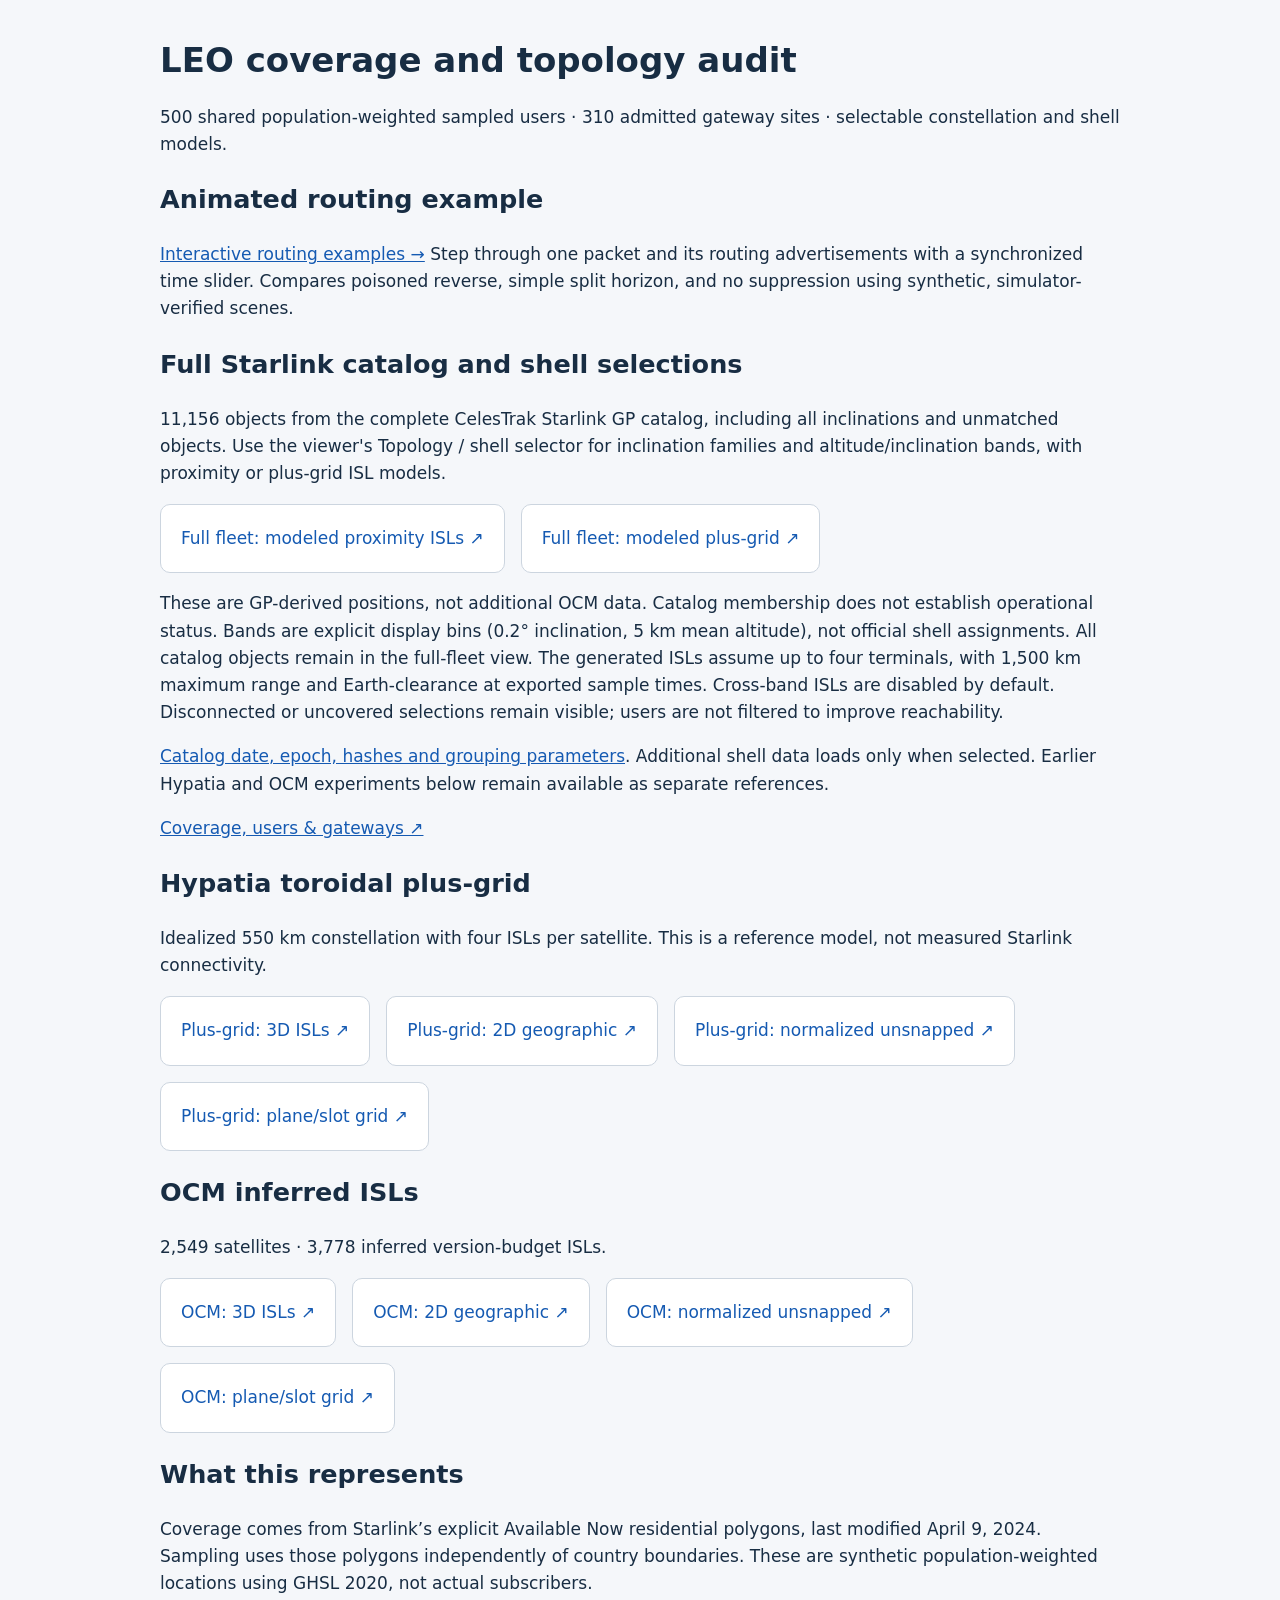
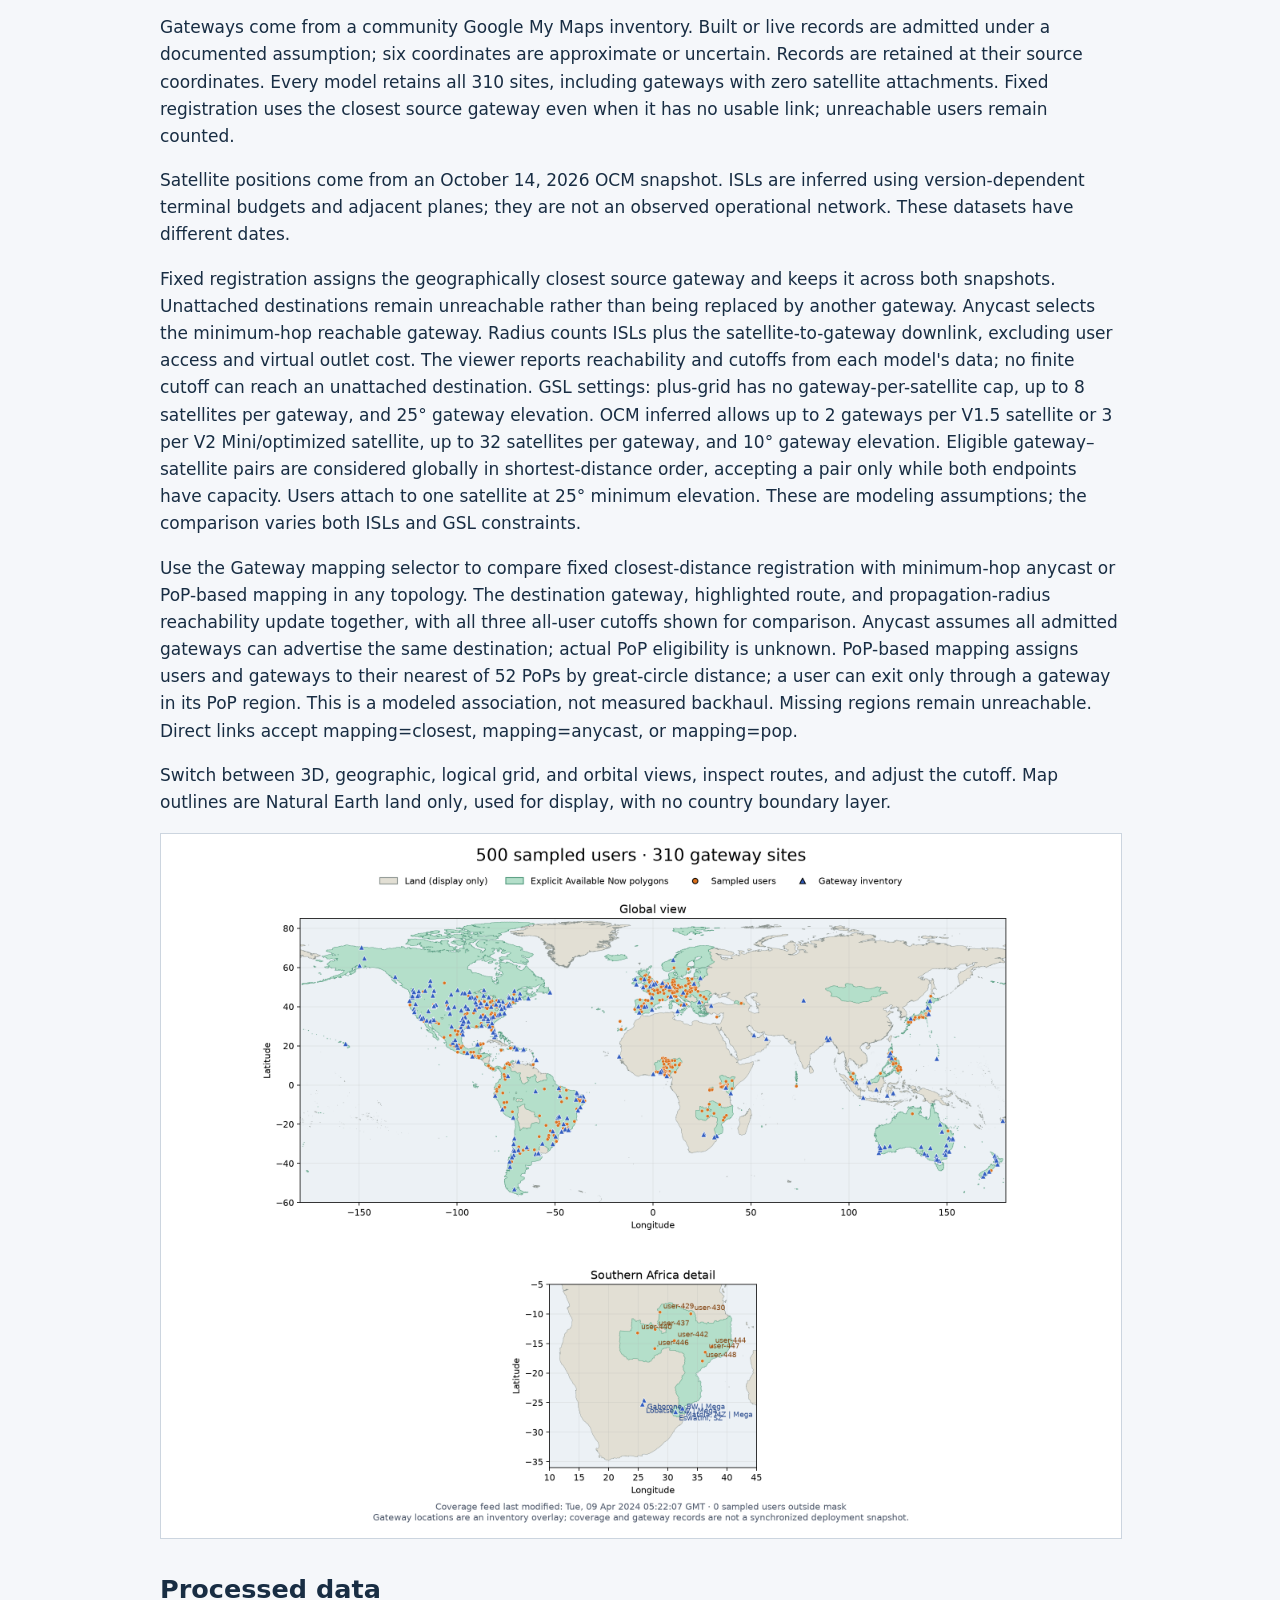
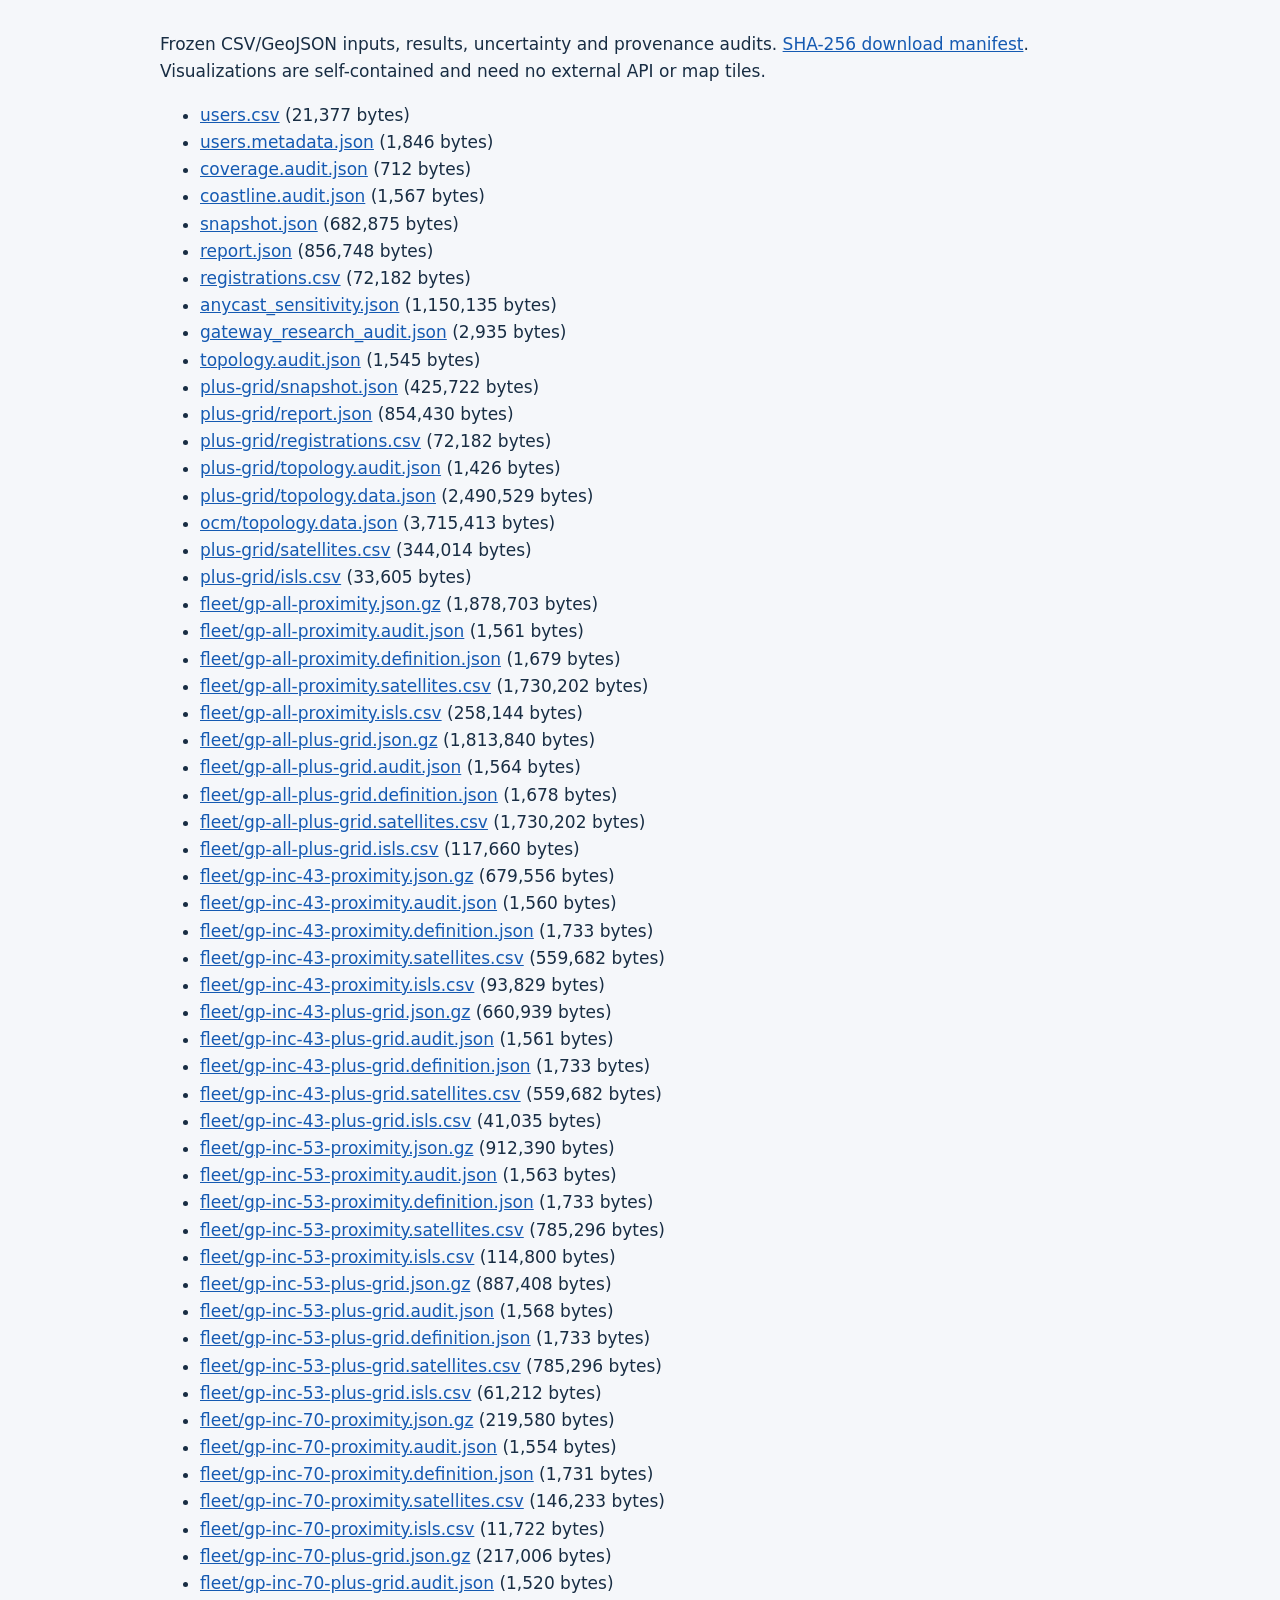
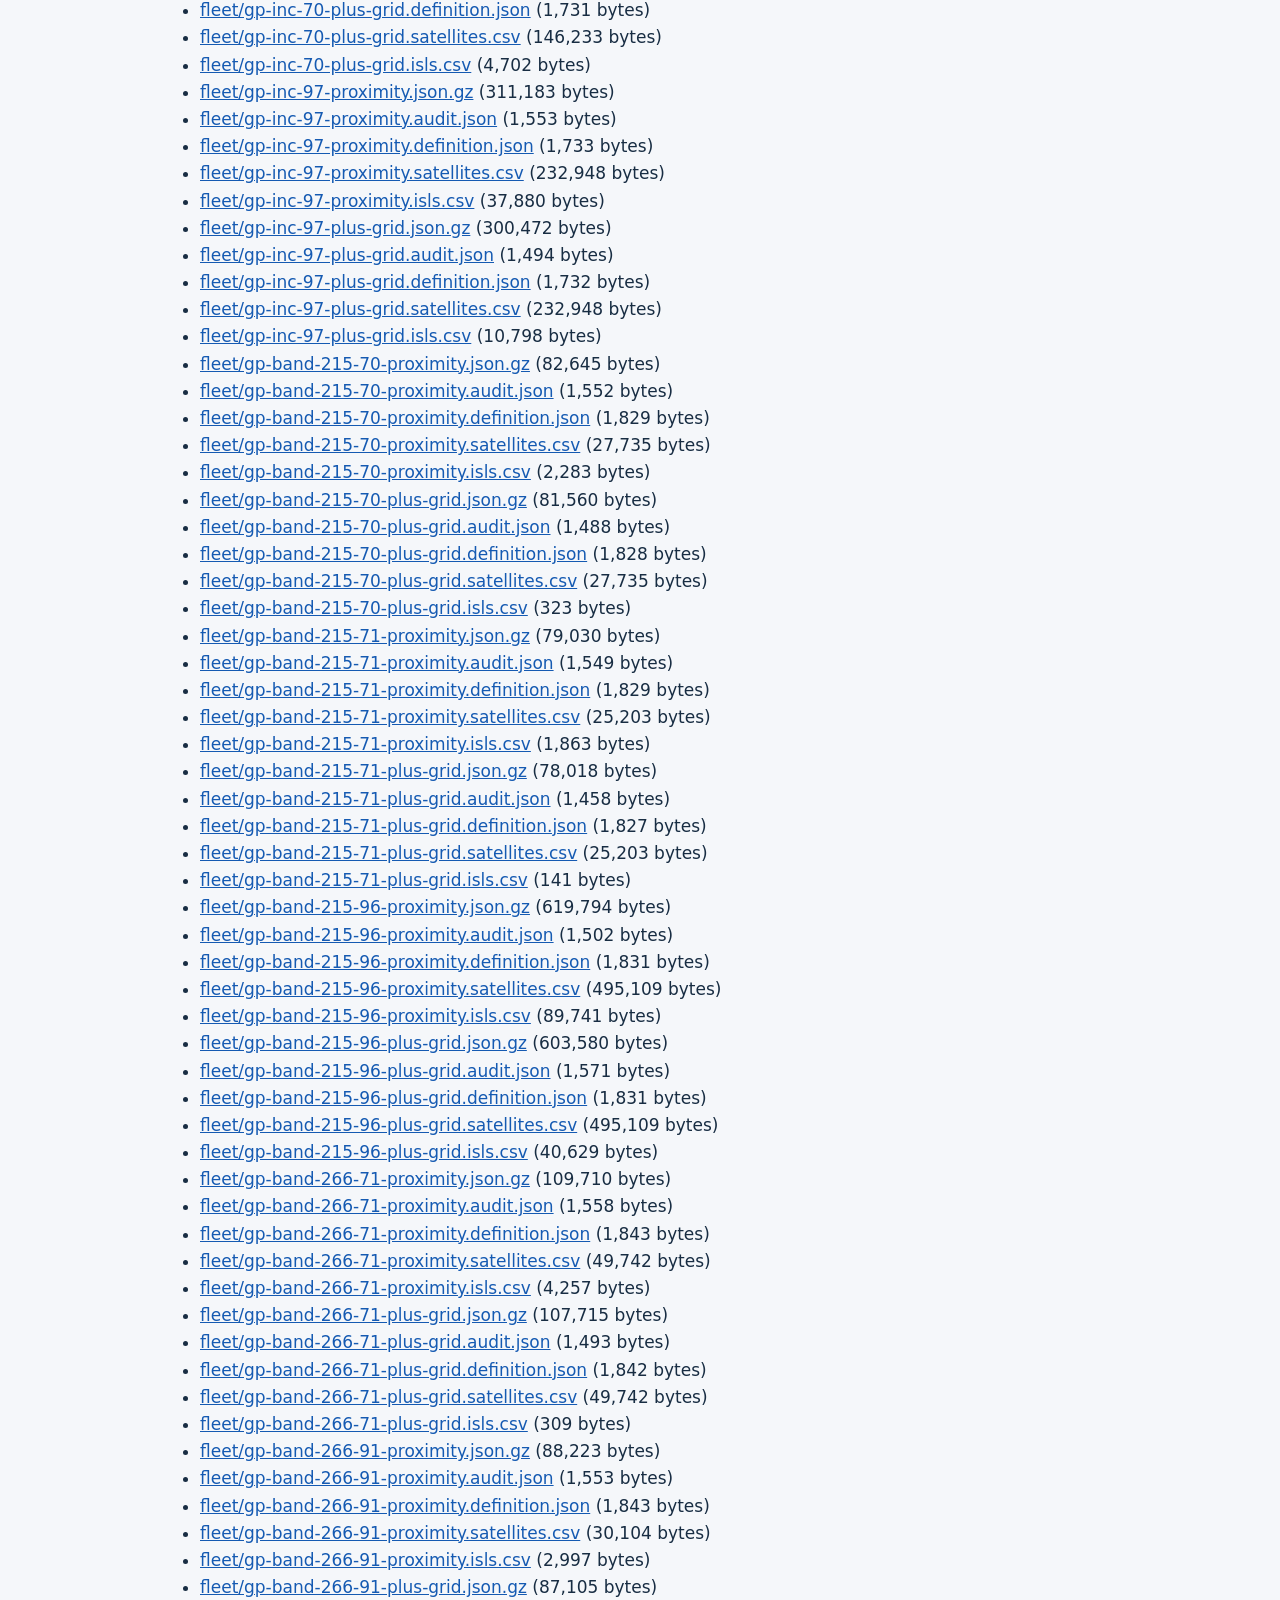
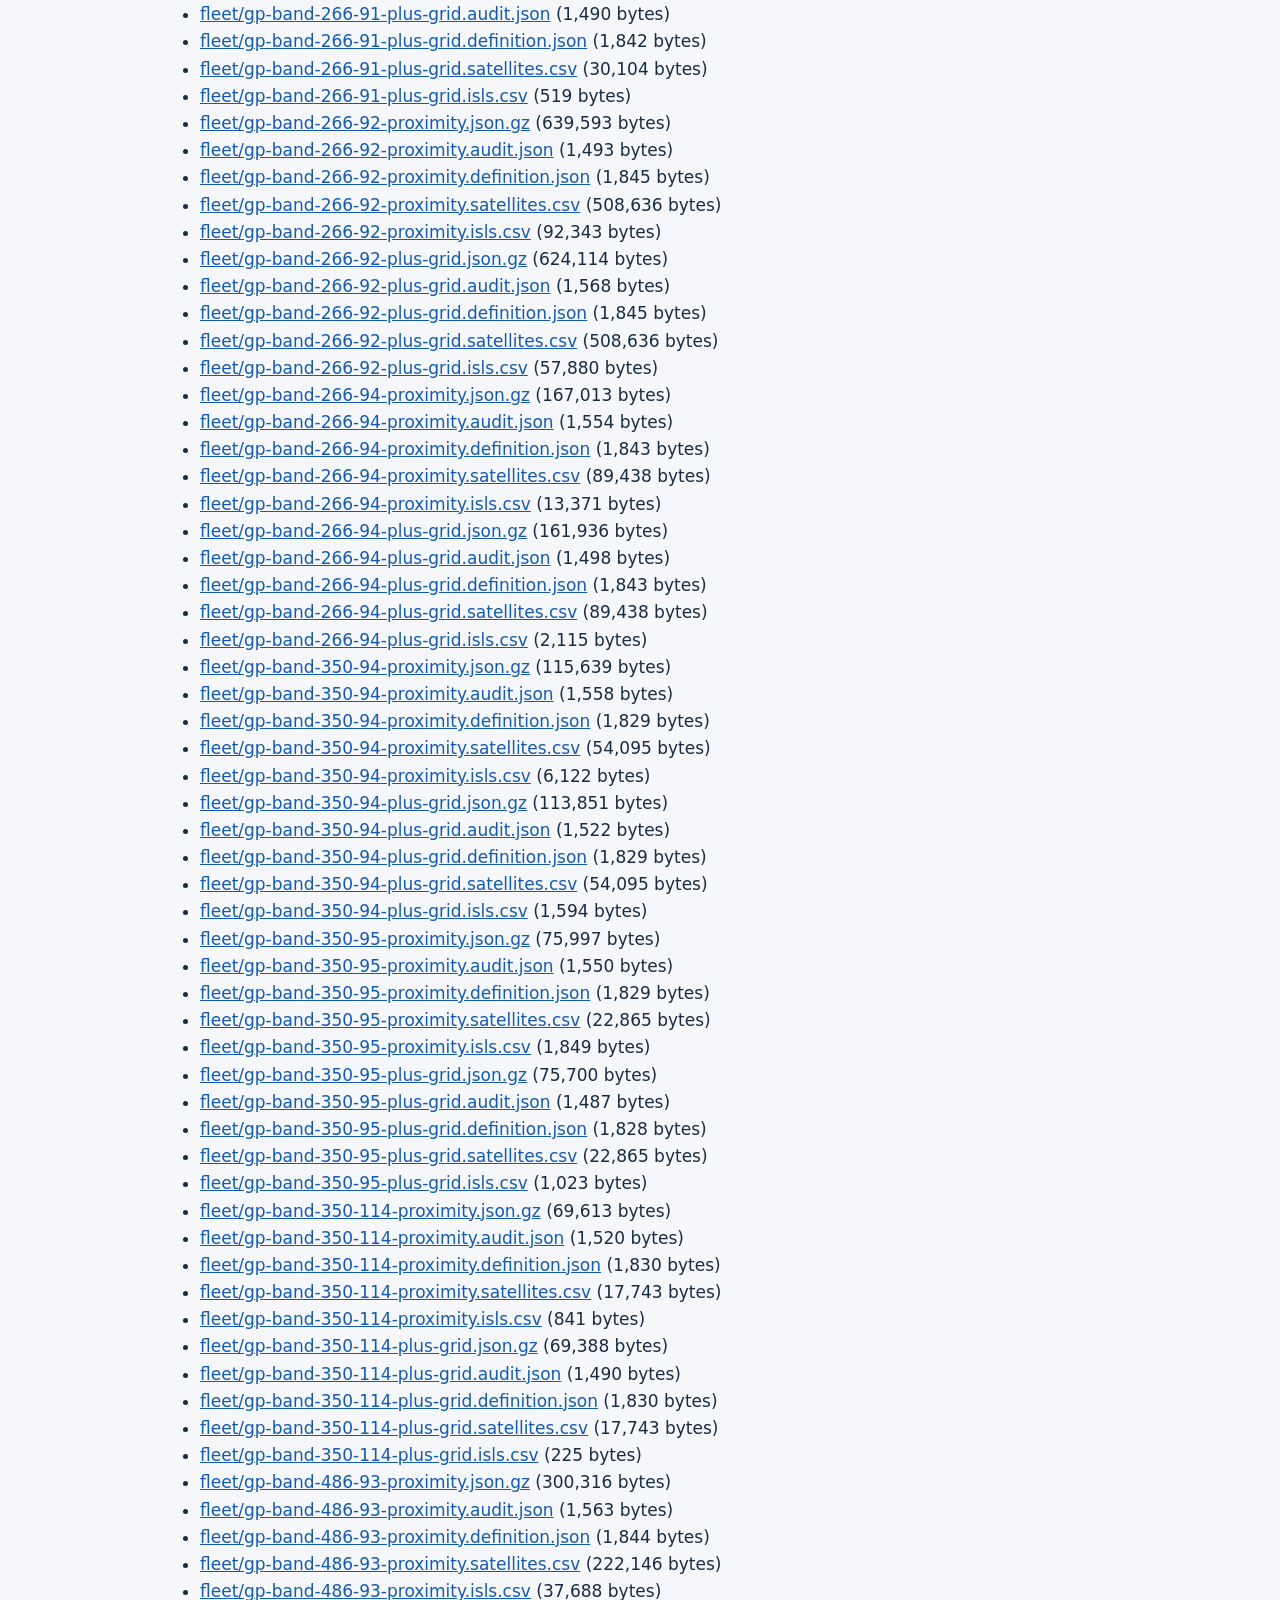
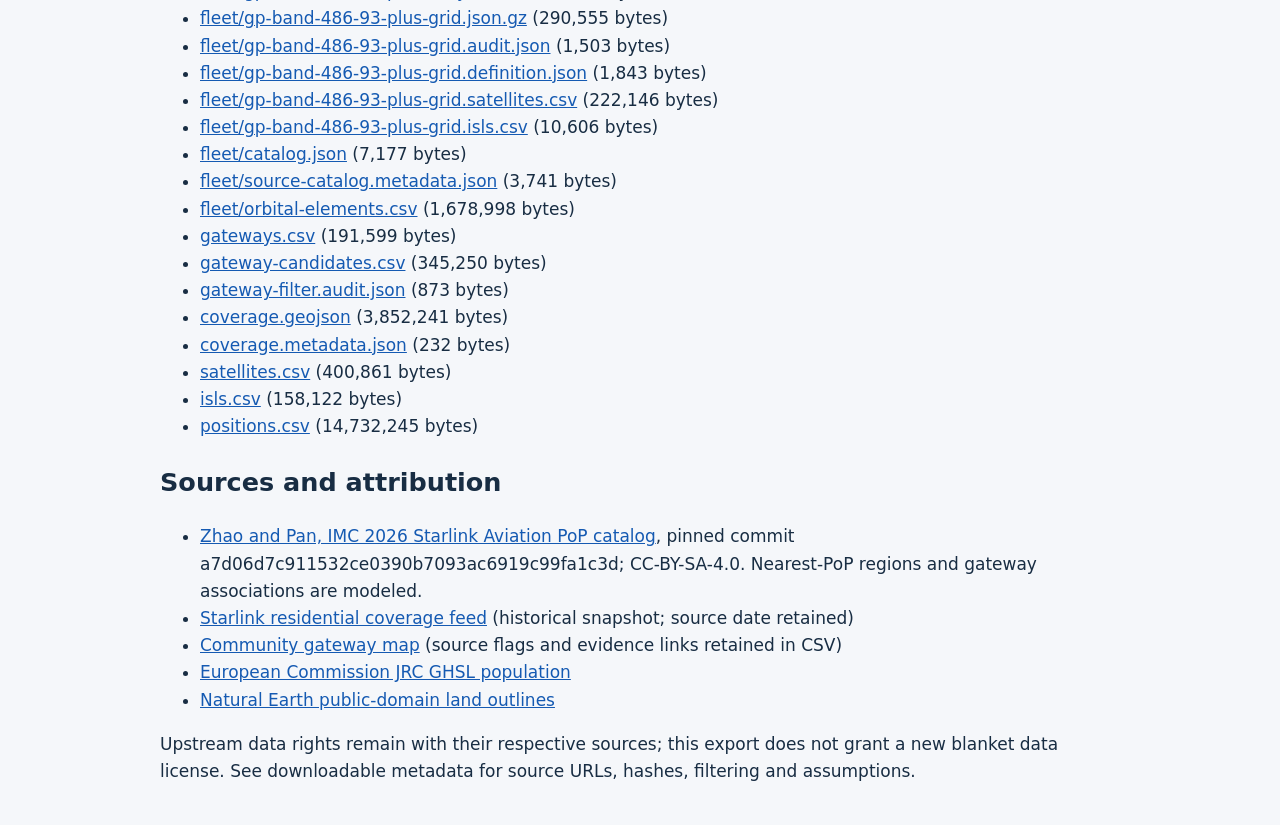
<file: index.html>
<!doctype html>
<html lang="en">
<meta charset="utf-8">
<meta name="viewport" content="width=device-width,initial-scale=1">
<meta http-equiv="refresh" content="0;url=site/">
<title>LEO coverage and topology audit</title>
<link rel="canonical" href="https://markverick.github.io/leo-vis-public/site/">
<p><a href="site/">Open the coverage map and ISL topology inspector</a>.</p>
</html>
</file>
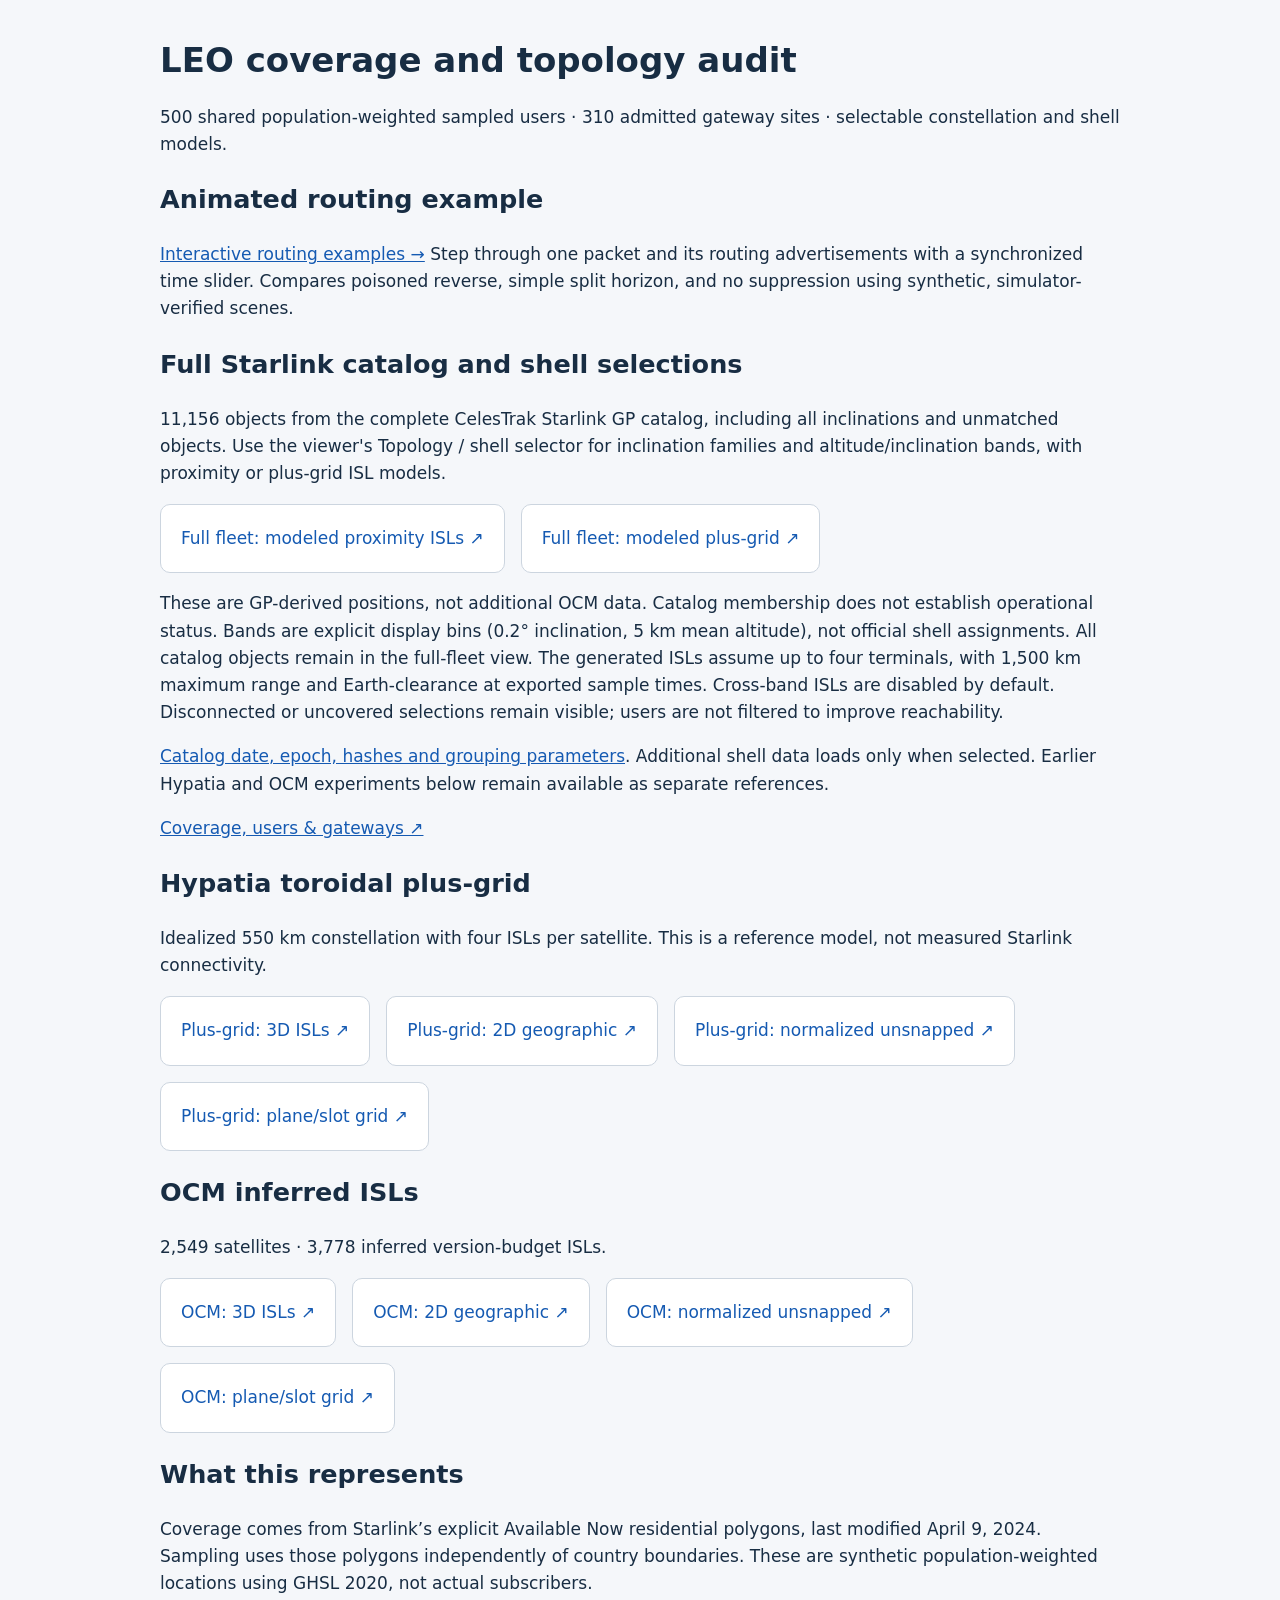
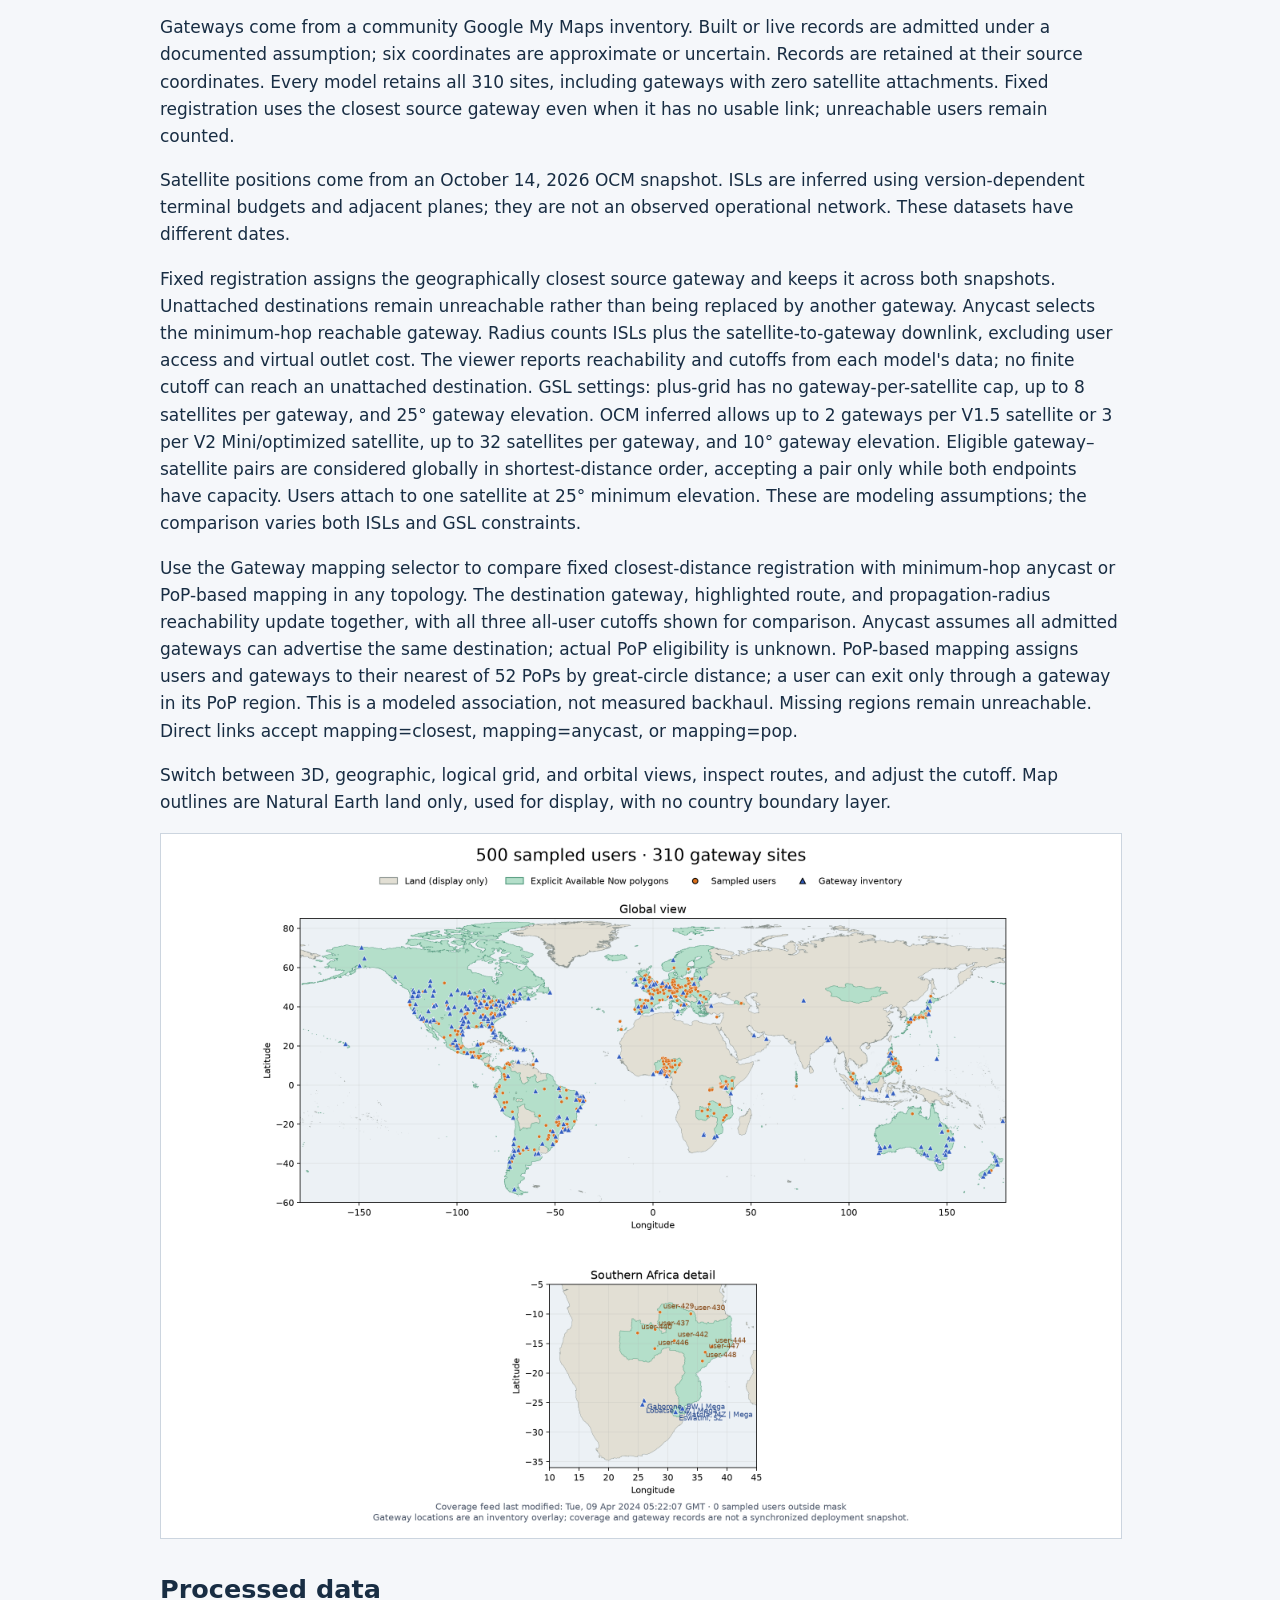
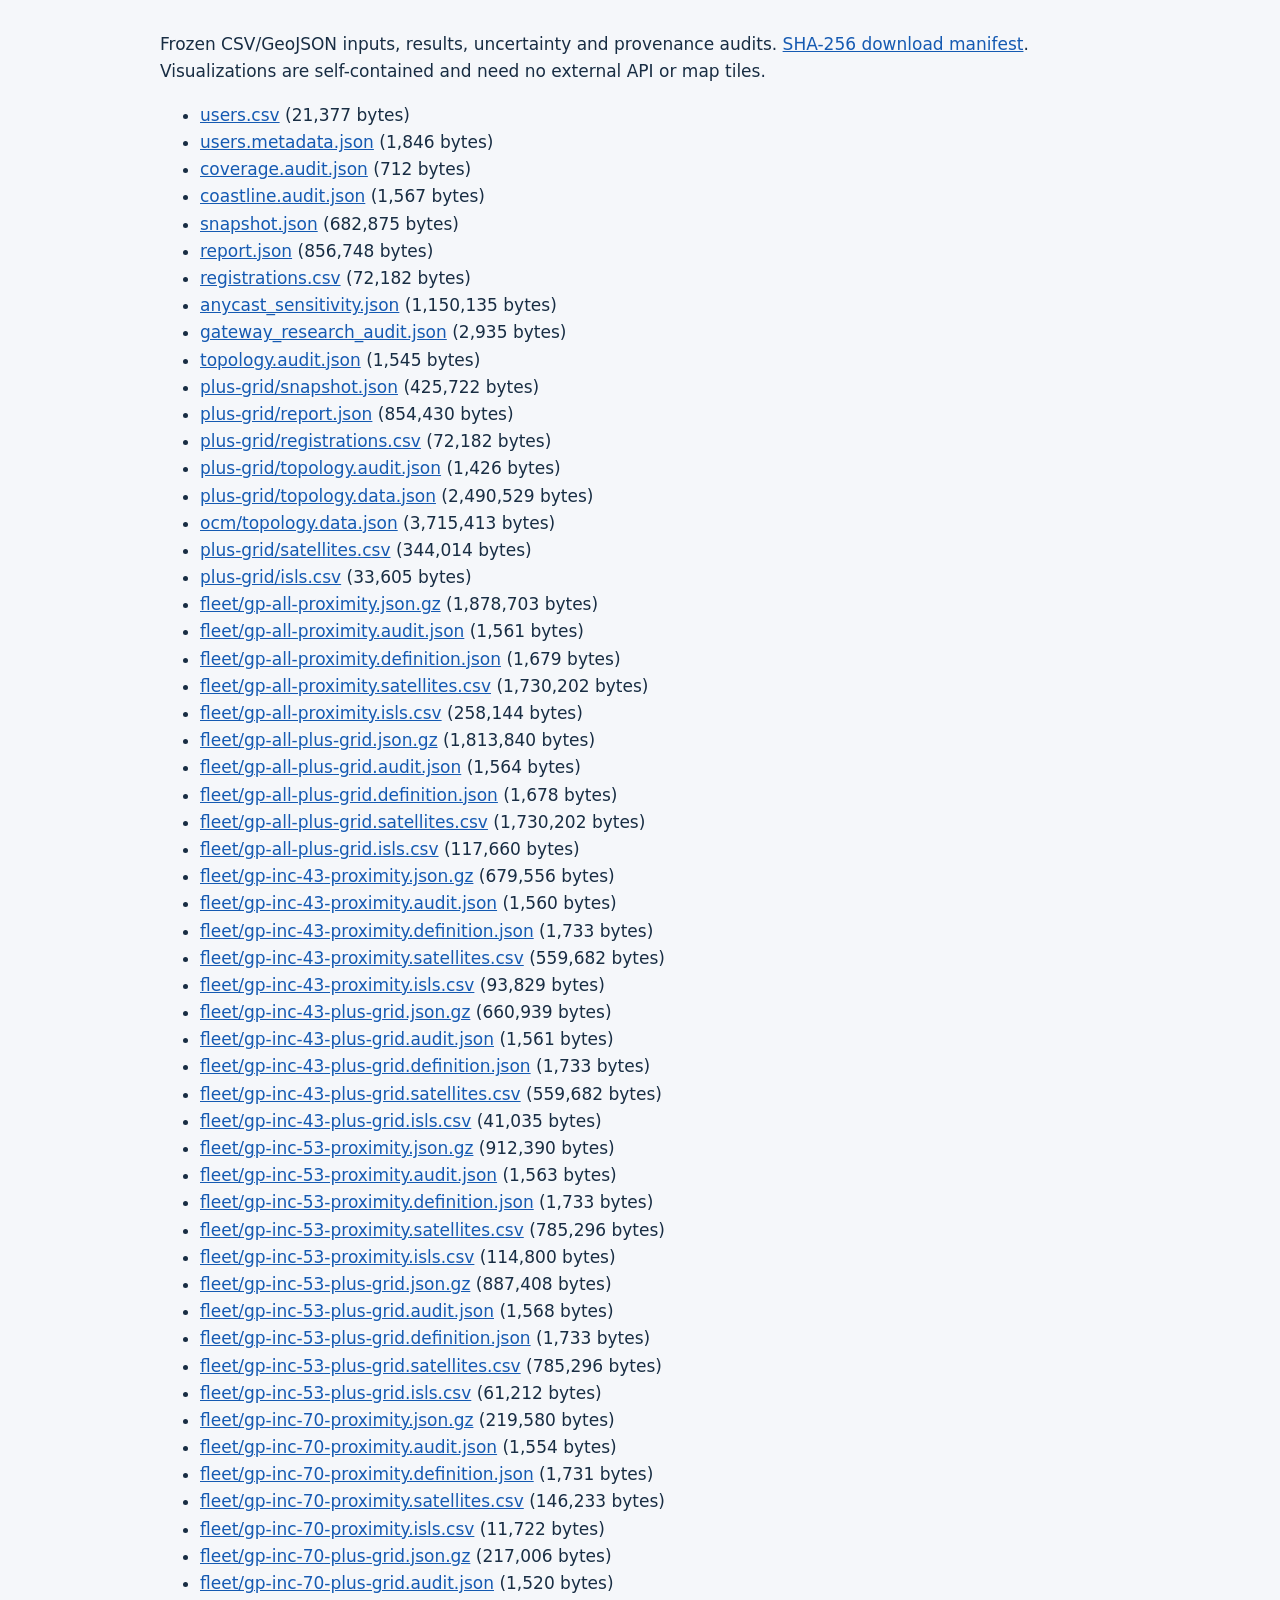
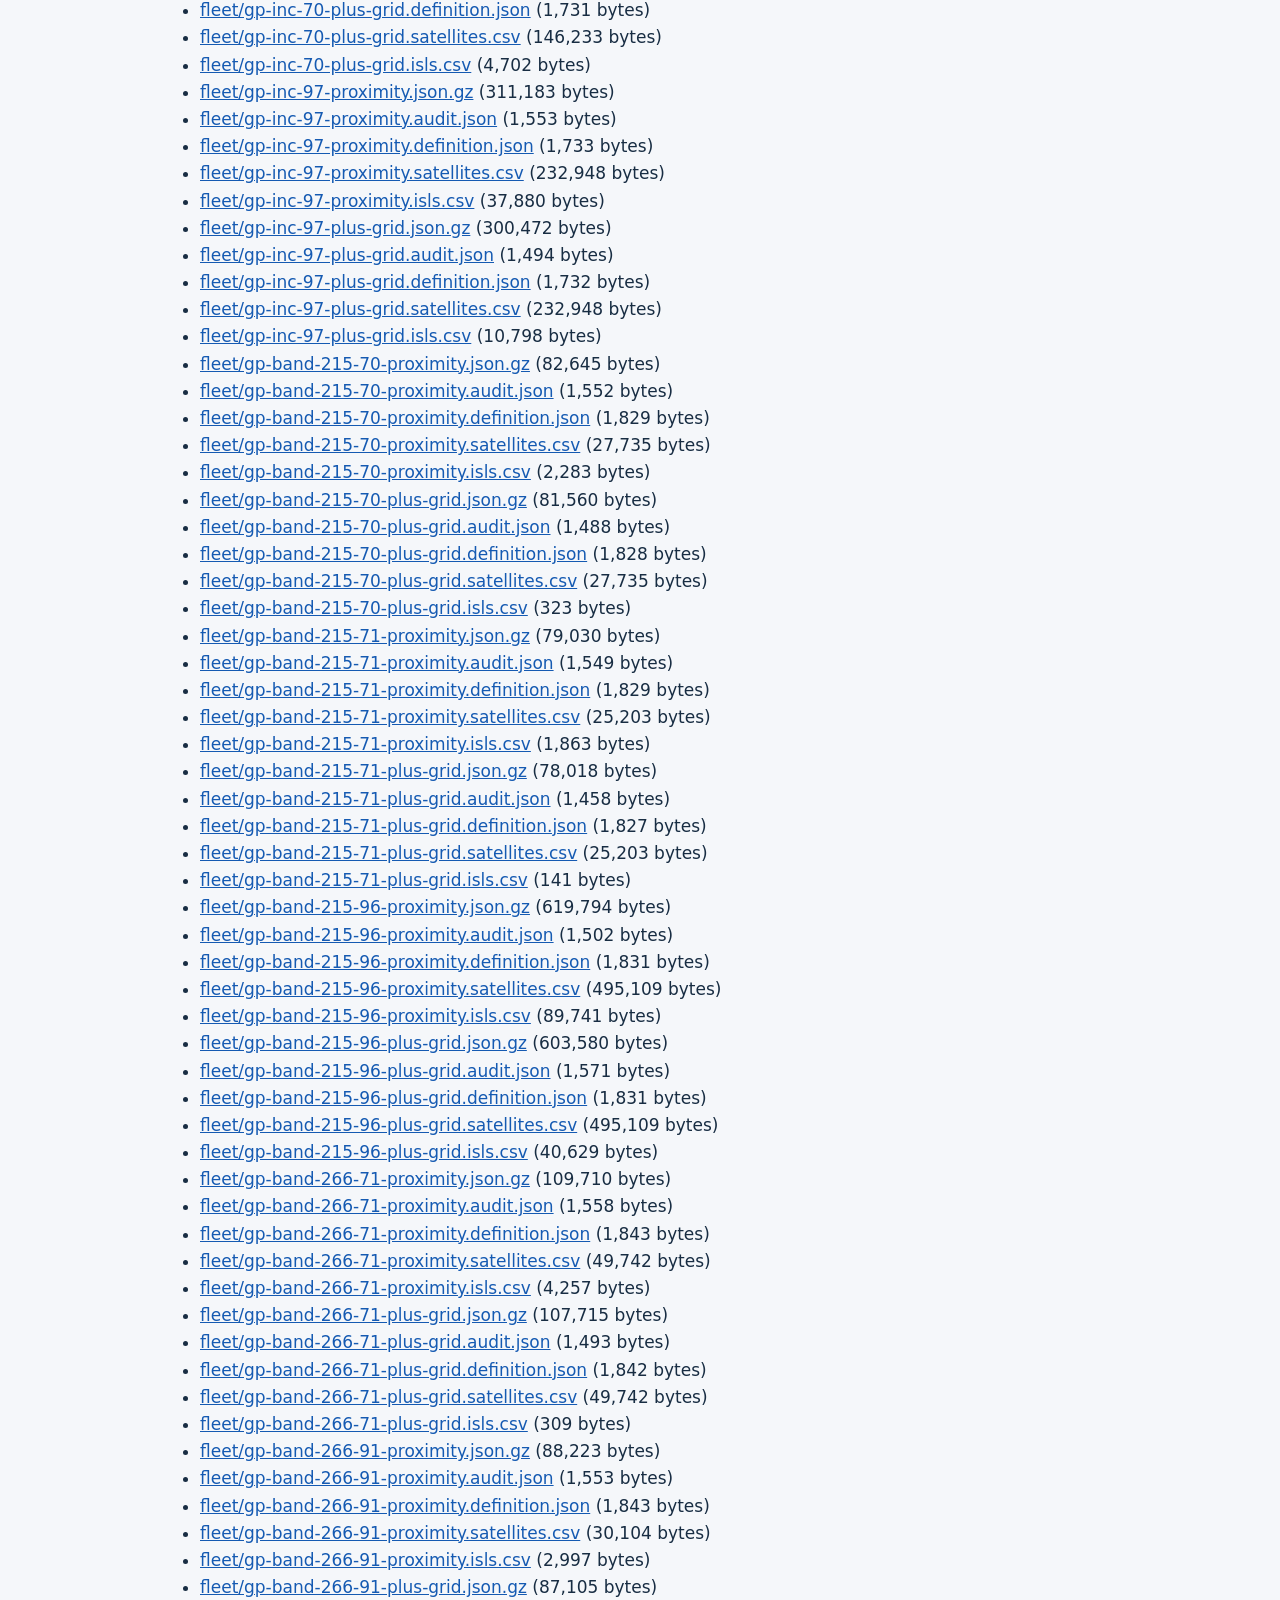
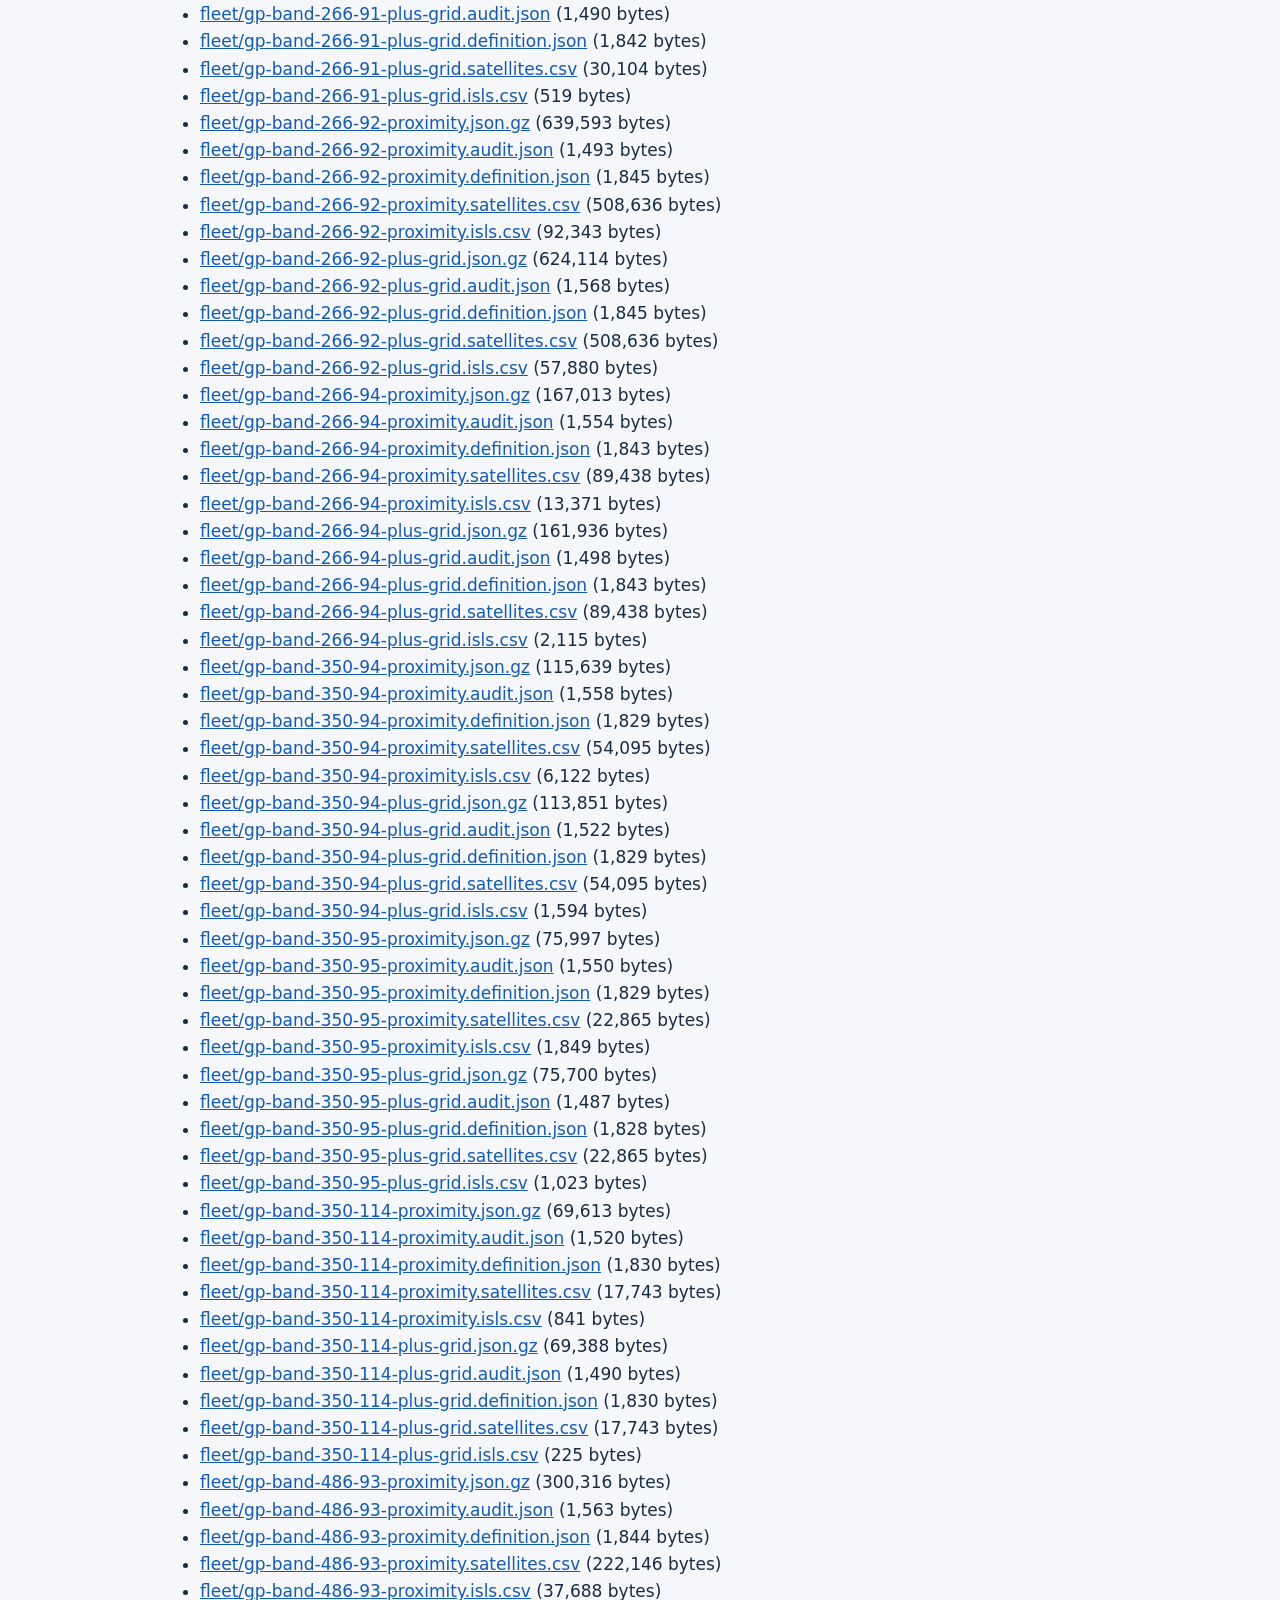
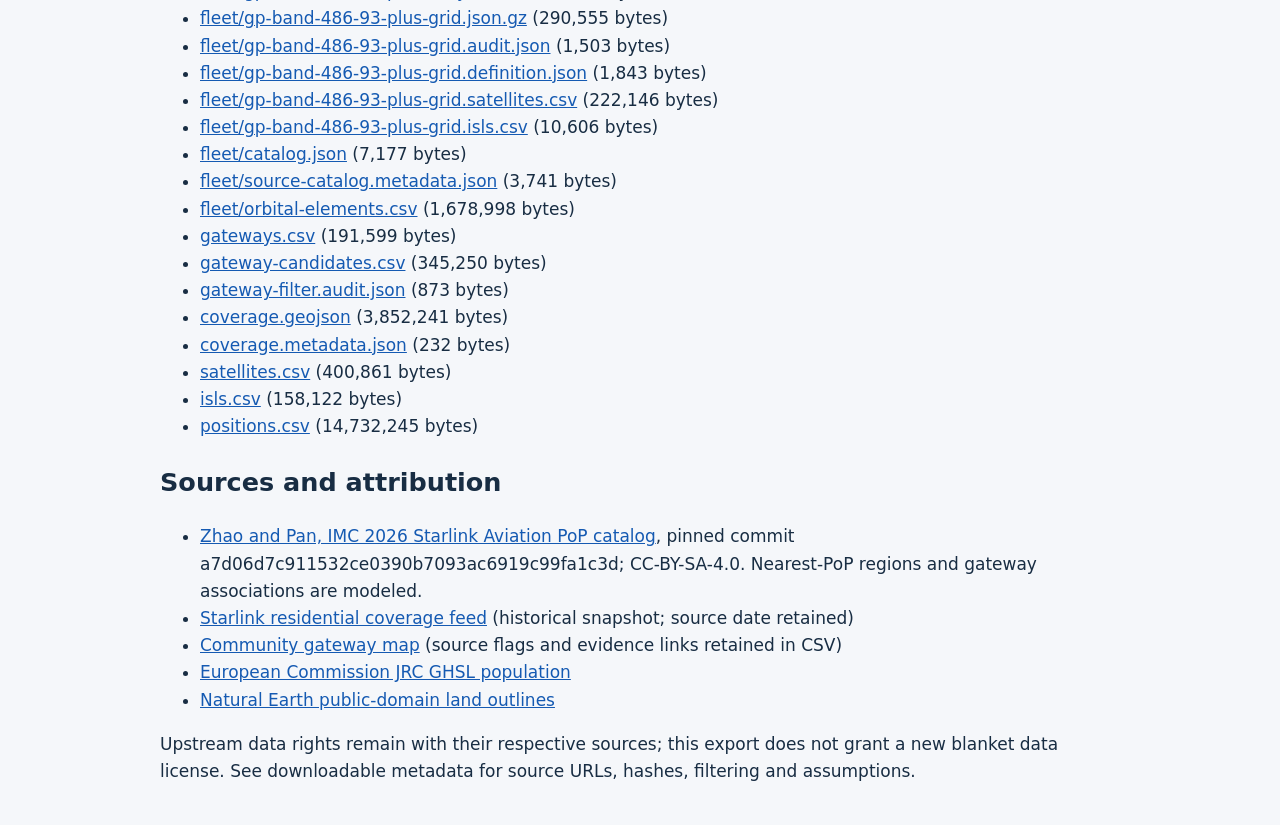
<file: site/index.html>
<!doctype html><html lang="en"><meta charset="utf-8"><meta name="viewport" content="width=device-width,initial-scale=1"><title>LEO coverage and topology audit</title>
<style>body{max-width:960px;margin:40px auto;padding:0 20px;font:17px/1.6 system-ui;color:#182d43;background:#f5f7fa}a{color:#155ab2}.cards{display:flex;gap:16px;flex-wrap:wrap}.cards a{background:white;border:1px solid #ccd5df;padding:20px;border-radius:10px;text-decoration:none}h1{line-height:1.2}li{overflow-wrap:anywhere}img{width:100%;border:1px solid #ccd5df}</style>
<h1>LEO coverage and topology audit</h1><p>500 shared population-weighted sampled users · 310 admitted gateway sites · selectable constellation and shell models.</p><h2>Animated routing example</h2><p><a href="routing-demo/index.html?v=5">Interactive routing examples →</a> Step through one packet and its routing advertisements with a synchronized time slider. Compares poisoned reverse, simple split horizon, and no suppression using synthetic, simulator-verified scenes.</p>
<h2>Full Starlink catalog and shell selections</h2><p>11,156 objects from the complete CelesTrak Starlink GP catalog, including all inclinations and unmatched objects. Use the viewer's Topology / shell selector for inclination families and altitude/inclination bands, with proximity or plus-grid ISL models.</p>
<div class="cards"><a href="topology.html?topology=gp-all-proximity&amp;view=3d&amp;mapping=anycast">Full fleet: modeled proximity ISLs ↗</a><a href="topology.html?topology=gp-all-plus-grid&amp;view=3d&amp;mapping=anycast">Full fleet: modeled plus-grid ↗</a></div>
<p>These are GP-derived positions, not additional OCM data. Catalog membership does not establish operational status. Bands are explicit display bins (0.2° inclination, 5 km mean altitude), not official shell assignments. All catalog objects remain in the full-fleet view. The generated ISLs assume up to four terminals, with 1,500 km maximum range and Earth-clearance at exported sample times. Cross-band ISLs are disabled by default. Disconnected or uncovered selections remain visible; users are not filtered to improve reachability.</p>
<p><a href="data/fleet/source-catalog.metadata.json">Catalog date, epoch, hashes and grouping parameters</a>. Additional shell data loads only when selected. Earlier Hypatia and OCM experiments below remain available as separate references.</p>
<p><a href="coverage-map.html">Coverage, users &amp; gateways ↗</a></p>
<h2>Hypatia toroidal plus-grid</h2><p>Idealized 550 km constellation with four ISLs per satellite. This is a reference model, not measured Starlink connectivity.</p>
<div class="cards"><a href="topology.html?topology=plus-grid&amp;view=3d">Plus-grid: 3D ISLs ↗</a><a href="topology.html?topology=plus-grid&amp;view=map">Plus-grid: 2D geographic ↗</a><a href="topology.html?topology=plus-grid&amp;view=orbital">Plus-grid: normalized unsnapped ↗</a><a href="topology.html?topology=plus-grid&amp;view=grid">Plus-grid: plane/slot grid ↗</a></div>
<h2>OCM inferred ISLs</h2><p>2,549 satellites · 3,778 inferred version-budget ISLs.</p>
<div class="cards"><a href="topology.html?topology=ocm&amp;view=3d">OCM: 3D ISLs ↗</a><a href="topology.html?topology=ocm&amp;view=map">OCM: 2D geographic ↗</a><a href="topology.html?topology=ocm&amp;view=orbital">OCM: normalized unsnapped ↗</a><a href="topology.html?topology=ocm&amp;view=grid">OCM: plane/slot grid ↗</a></div>
<h2>What this represents</h2><p>Coverage comes from Starlink’s explicit Available Now residential polygons, last modified April 9, 2024. Sampling uses those polygons independently of country boundaries. These are synthetic population-weighted locations using GHSL 2020, not actual subscribers.</p>
<p>Gateways come from a community Google My Maps inventory. Built or live records are admitted under a documented assumption; six coordinates are approximate or uncertain. Records are retained at their source coordinates. Every model retains all 310 sites, including gateways with zero satellite attachments. Fixed registration uses the closest source gateway even when it has no usable link; unreachable users remain counted.</p>
<p>Satellite positions come from an October 14, 2026 OCM snapshot. ISLs are inferred using version-dependent terminal budgets and adjacent planes; they are not an observed operational network. These datasets have different dates.</p>
<p>Fixed registration assigns the geographically closest source gateway and keeps it across both snapshots. Unattached destinations remain unreachable rather than being replaced by another gateway. Anycast selects the minimum-hop reachable gateway. Radius counts ISLs plus the satellite-to-gateway downlink, excluding user access and virtual outlet cost. The viewer reports reachability and cutoffs from each model's data; no finite cutoff can reach an unattached destination. GSL settings: plus-grid has no gateway-per-satellite cap, up to 8 satellites per gateway, and 25° gateway elevation. OCM inferred allows up to 2 gateways per V1.5 satellite or 3 per V2 Mini/optimized satellite, up to 32 satellites per gateway, and 10° gateway elevation. Eligible gateway–satellite pairs are considered globally in shortest-distance order, accepting a pair only while both endpoints have capacity. Users attach to one satellite at 25° minimum elevation. These are modeling assumptions; the comparison varies both ISLs and GSL constraints.</p>
<p>Use the Gateway mapping selector to compare fixed closest-distance registration with minimum-hop anycast or PoP-based mapping in any topology. The destination gateway, highlighted route, and propagation-radius reachability update together, with all three all-user cutoffs shown for comparison. Anycast assumes all admitted gateways can advertise the same destination; actual PoP eligibility is unknown. PoP-based mapping assigns users and gateways to their nearest of 52 PoPs by great-circle distance; a user can exit only through a gateway in its PoP region. This is a modeled association, not measured backhaul. Missing regions remain unreachable. Direct links accept mapping=closest, mapping=anycast, or mapping=pop.</p>
<p>Switch between 3D, geographic, logical grid, and orbital views, inspect routes, and adjust the cutoff. Map outlines are Natural Earth land only, used for display, with no country boundary layer.</p>
<a href="coverage-map.html"><img src="coverage-map.png" alt="World and southern Africa audit of sampled users and gateways"></a>
<h2>Processed data</h2><p>Frozen CSV/GeoJSON inputs, results, uncertainty and provenance audits. <a href="data/manifest.json">SHA-256 download manifest</a>. Visualizations are self-contained and need no external API or map tiles.</p><ul><li><a href="data/users.csv">users.csv</a> (21,377 bytes)</li><li><a href="data/users.metadata.json">users.metadata.json</a> (1,846 bytes)</li><li><a href="data/coverage.audit.json">coverage.audit.json</a> (712 bytes)</li><li><a href="data/coastline.audit.json">coastline.audit.json</a> (1,567 bytes)</li><li><a href="data/snapshot.json">snapshot.json</a> (682,875 bytes)</li><li><a href="data/report.json">report.json</a> (856,748 bytes)</li><li><a href="data/registrations.csv">registrations.csv</a> (72,182 bytes)</li><li><a href="data/anycast_sensitivity.json">anycast_sensitivity.json</a> (1,150,135 bytes)</li><li><a href="data/gateway_research_audit.json">gateway_research_audit.json</a> (2,935 bytes)</li><li><a href="data/topology.audit.json">topology.audit.json</a> (1,545 bytes)</li><li><a href="data/plus-grid/snapshot.json">plus-grid/snapshot.json</a> (425,722 bytes)</li><li><a href="data/plus-grid/report.json">plus-grid/report.json</a> (854,430 bytes)</li><li><a href="data/plus-grid/registrations.csv">plus-grid/registrations.csv</a> (72,182 bytes)</li><li><a href="data/plus-grid/topology.audit.json">plus-grid/topology.audit.json</a> (1,426 bytes)</li><li><a href="data/plus-grid/topology.data.json">plus-grid/topology.data.json</a> (2,490,529 bytes)</li><li><a href="data/ocm/topology.data.json">ocm/topology.data.json</a> (3,715,413 bytes)</li><li><a href="data/plus-grid/satellites.csv">plus-grid/satellites.csv</a> (344,014 bytes)</li><li><a href="data/plus-grid/isls.csv">plus-grid/isls.csv</a> (33,605 bytes)</li><li><a href="data/fleet/gp-all-proximity.json.gz">fleet/gp-all-proximity.json.gz</a> (1,878,703 bytes)</li><li><a href="data/fleet/gp-all-proximity.audit.json">fleet/gp-all-proximity.audit.json</a> (1,561 bytes)</li><li><a href="data/fleet/gp-all-proximity.definition.json">fleet/gp-all-proximity.definition.json</a> (1,679 bytes)</li><li><a href="data/fleet/gp-all-proximity.satellites.csv">fleet/gp-all-proximity.satellites.csv</a> (1,730,202 bytes)</li><li><a href="data/fleet/gp-all-proximity.isls.csv">fleet/gp-all-proximity.isls.csv</a> (258,144 bytes)</li><li><a href="data/fleet/gp-all-plus-grid.json.gz">fleet/gp-all-plus-grid.json.gz</a> (1,813,840 bytes)</li><li><a href="data/fleet/gp-all-plus-grid.audit.json">fleet/gp-all-plus-grid.audit.json</a> (1,564 bytes)</li><li><a href="data/fleet/gp-all-plus-grid.definition.json">fleet/gp-all-plus-grid.definition.json</a> (1,678 bytes)</li><li><a href="data/fleet/gp-all-plus-grid.satellites.csv">fleet/gp-all-plus-grid.satellites.csv</a> (1,730,202 bytes)</li><li><a href="data/fleet/gp-all-plus-grid.isls.csv">fleet/gp-all-plus-grid.isls.csv</a> (117,660 bytes)</li><li><a href="data/fleet/gp-inc-43-proximity.json.gz">fleet/gp-inc-43-proximity.json.gz</a> (679,556 bytes)</li><li><a href="data/fleet/gp-inc-43-proximity.audit.json">fleet/gp-inc-43-proximity.audit.json</a> (1,560 bytes)</li><li><a href="data/fleet/gp-inc-43-proximity.definition.json">fleet/gp-inc-43-proximity.definition.json</a> (1,733 bytes)</li><li><a href="data/fleet/gp-inc-43-proximity.satellites.csv">fleet/gp-inc-43-proximity.satellites.csv</a> (559,682 bytes)</li><li><a href="data/fleet/gp-inc-43-proximity.isls.csv">fleet/gp-inc-43-proximity.isls.csv</a> (93,829 bytes)</li><li><a href="data/fleet/gp-inc-43-plus-grid.json.gz">fleet/gp-inc-43-plus-grid.json.gz</a> (660,939 bytes)</li><li><a href="data/fleet/gp-inc-43-plus-grid.audit.json">fleet/gp-inc-43-plus-grid.audit.json</a> (1,561 bytes)</li><li><a href="data/fleet/gp-inc-43-plus-grid.definition.json">fleet/gp-inc-43-plus-grid.definition.json</a> (1,733 bytes)</li><li><a href="data/fleet/gp-inc-43-plus-grid.satellites.csv">fleet/gp-inc-43-plus-grid.satellites.csv</a> (559,682 bytes)</li><li><a href="data/fleet/gp-inc-43-plus-grid.isls.csv">fleet/gp-inc-43-plus-grid.isls.csv</a> (41,035 bytes)</li><li><a href="data/fleet/gp-inc-53-proximity.json.gz">fleet/gp-inc-53-proximity.json.gz</a> (912,390 bytes)</li><li><a href="data/fleet/gp-inc-53-proximity.audit.json">fleet/gp-inc-53-proximity.audit.json</a> (1,563 bytes)</li><li><a href="data/fleet/gp-inc-53-proximity.definition.json">fleet/gp-inc-53-proximity.definition.json</a> (1,733 bytes)</li><li><a href="data/fleet/gp-inc-53-proximity.satellites.csv">fleet/gp-inc-53-proximity.satellites.csv</a> (785,296 bytes)</li><li><a href="data/fleet/gp-inc-53-proximity.isls.csv">fleet/gp-inc-53-proximity.isls.csv</a> (114,800 bytes)</li><li><a href="data/fleet/gp-inc-53-plus-grid.json.gz">fleet/gp-inc-53-plus-grid.json.gz</a> (887,408 bytes)</li><li><a href="data/fleet/gp-inc-53-plus-grid.audit.json">fleet/gp-inc-53-plus-grid.audit.json</a> (1,568 bytes)</li><li><a href="data/fleet/gp-inc-53-plus-grid.definition.json">fleet/gp-inc-53-plus-grid.definition.json</a> (1,733 bytes)</li><li><a href="data/fleet/gp-inc-53-plus-grid.satellites.csv">fleet/gp-inc-53-plus-grid.satellites.csv</a> (785,296 bytes)</li><li><a href="data/fleet/gp-inc-53-plus-grid.isls.csv">fleet/gp-inc-53-plus-grid.isls.csv</a> (61,212 bytes)</li><li><a href="data/fleet/gp-inc-70-proximity.json.gz">fleet/gp-inc-70-proximity.json.gz</a> (219,580 bytes)</li><li><a href="data/fleet/gp-inc-70-proximity.audit.json">fleet/gp-inc-70-proximity.audit.json</a> (1,554 bytes)</li><li><a href="data/fleet/gp-inc-70-proximity.definition.json">fleet/gp-inc-70-proximity.definition.json</a> (1,731 bytes)</li><li><a href="data/fleet/gp-inc-70-proximity.satellites.csv">fleet/gp-inc-70-proximity.satellites.csv</a> (146,233 bytes)</li><li><a href="data/fleet/gp-inc-70-proximity.isls.csv">fleet/gp-inc-70-proximity.isls.csv</a> (11,722 bytes)</li><li><a href="data/fleet/gp-inc-70-plus-grid.json.gz">fleet/gp-inc-70-plus-grid.json.gz</a> (217,006 bytes)</li><li><a href="data/fleet/gp-inc-70-plus-grid.audit.json">fleet/gp-inc-70-plus-grid.audit.json</a> (1,520 bytes)</li><li><a href="data/fleet/gp-inc-70-plus-grid.definition.json">fleet/gp-inc-70-plus-grid.definition.json</a> (1,731 bytes)</li><li><a href="data/fleet/gp-inc-70-plus-grid.satellites.csv">fleet/gp-inc-70-plus-grid.satellites.csv</a> (146,233 bytes)</li><li><a href="data/fleet/gp-inc-70-plus-grid.isls.csv">fleet/gp-inc-70-plus-grid.isls.csv</a> (4,702 bytes)</li><li><a href="data/fleet/gp-inc-97-proximity.json.gz">fleet/gp-inc-97-proximity.json.gz</a> (311,183 bytes)</li><li><a href="data/fleet/gp-inc-97-proximity.audit.json">fleet/gp-inc-97-proximity.audit.json</a> (1,553 bytes)</li><li><a href="data/fleet/gp-inc-97-proximity.definition.json">fleet/gp-inc-97-proximity.definition.json</a> (1,733 bytes)</li><li><a href="data/fleet/gp-inc-97-proximity.satellites.csv">fleet/gp-inc-97-proximity.satellites.csv</a> (232,948 bytes)</li><li><a href="data/fleet/gp-inc-97-proximity.isls.csv">fleet/gp-inc-97-proximity.isls.csv</a> (37,880 bytes)</li><li><a href="data/fleet/gp-inc-97-plus-grid.json.gz">fleet/gp-inc-97-plus-grid.json.gz</a> (300,472 bytes)</li><li><a href="data/fleet/gp-inc-97-plus-grid.audit.json">fleet/gp-inc-97-plus-grid.audit.json</a> (1,494 bytes)</li><li><a href="data/fleet/gp-inc-97-plus-grid.definition.json">fleet/gp-inc-97-plus-grid.definition.json</a> (1,732 bytes)</li><li><a href="data/fleet/gp-inc-97-plus-grid.satellites.csv">fleet/gp-inc-97-plus-grid.satellites.csv</a> (232,948 bytes)</li><li><a href="data/fleet/gp-inc-97-plus-grid.isls.csv">fleet/gp-inc-97-plus-grid.isls.csv</a> (10,798 bytes)</li><li><a href="data/fleet/gp-band-215-70-proximity.json.gz">fleet/gp-band-215-70-proximity.json.gz</a> (82,645 bytes)</li><li><a href="data/fleet/gp-band-215-70-proximity.audit.json">fleet/gp-band-215-70-proximity.audit.json</a> (1,552 bytes)</li><li><a href="data/fleet/gp-band-215-70-proximity.definition.json">fleet/gp-band-215-70-proximity.definition.json</a> (1,829 bytes)</li><li><a href="data/fleet/gp-band-215-70-proximity.satellites.csv">fleet/gp-band-215-70-proximity.satellites.csv</a> (27,735 bytes)</li><li><a href="data/fleet/gp-band-215-70-proximity.isls.csv">fleet/gp-band-215-70-proximity.isls.csv</a> (2,283 bytes)</li><li><a href="data/fleet/gp-band-215-70-plus-grid.json.gz">fleet/gp-band-215-70-plus-grid.json.gz</a> (81,560 bytes)</li><li><a href="data/fleet/gp-band-215-70-plus-grid.audit.json">fleet/gp-band-215-70-plus-grid.audit.json</a> (1,488 bytes)</li><li><a href="data/fleet/gp-band-215-70-plus-grid.definition.json">fleet/gp-band-215-70-plus-grid.definition.json</a> (1,828 bytes)</li><li><a href="data/fleet/gp-band-215-70-plus-grid.satellites.csv">fleet/gp-band-215-70-plus-grid.satellites.csv</a> (27,735 bytes)</li><li><a href="data/fleet/gp-band-215-70-plus-grid.isls.csv">fleet/gp-band-215-70-plus-grid.isls.csv</a> (323 bytes)</li><li><a href="data/fleet/gp-band-215-71-proximity.json.gz">fleet/gp-band-215-71-proximity.json.gz</a> (79,030 bytes)</li><li><a href="data/fleet/gp-band-215-71-proximity.audit.json">fleet/gp-band-215-71-proximity.audit.json</a> (1,549 bytes)</li><li><a href="data/fleet/gp-band-215-71-proximity.definition.json">fleet/gp-band-215-71-proximity.definition.json</a> (1,829 bytes)</li><li><a href="data/fleet/gp-band-215-71-proximity.satellites.csv">fleet/gp-band-215-71-proximity.satellites.csv</a> (25,203 bytes)</li><li><a href="data/fleet/gp-band-215-71-proximity.isls.csv">fleet/gp-band-215-71-proximity.isls.csv</a> (1,863 bytes)</li><li><a href="data/fleet/gp-band-215-71-plus-grid.json.gz">fleet/gp-band-215-71-plus-grid.json.gz</a> (78,018 bytes)</li><li><a href="data/fleet/gp-band-215-71-plus-grid.audit.json">fleet/gp-band-215-71-plus-grid.audit.json</a> (1,458 bytes)</li><li><a href="data/fleet/gp-band-215-71-plus-grid.definition.json">fleet/gp-band-215-71-plus-grid.definition.json</a> (1,827 bytes)</li><li><a href="data/fleet/gp-band-215-71-plus-grid.satellites.csv">fleet/gp-band-215-71-plus-grid.satellites.csv</a> (25,203 bytes)</li><li><a href="data/fleet/gp-band-215-71-plus-grid.isls.csv">fleet/gp-band-215-71-plus-grid.isls.csv</a> (141 bytes)</li><li><a href="data/fleet/gp-band-215-96-proximity.json.gz">fleet/gp-band-215-96-proximity.json.gz</a> (619,794 bytes)</li><li><a href="data/fleet/gp-band-215-96-proximity.audit.json">fleet/gp-band-215-96-proximity.audit.json</a> (1,502 bytes)</li><li><a href="data/fleet/gp-band-215-96-proximity.definition.json">fleet/gp-band-215-96-proximity.definition.json</a> (1,831 bytes)</li><li><a href="data/fleet/gp-band-215-96-proximity.satellites.csv">fleet/gp-band-215-96-proximity.satellites.csv</a> (495,109 bytes)</li><li><a href="data/fleet/gp-band-215-96-proximity.isls.csv">fleet/gp-band-215-96-proximity.isls.csv</a> (89,741 bytes)</li><li><a href="data/fleet/gp-band-215-96-plus-grid.json.gz">fleet/gp-band-215-96-plus-grid.json.gz</a> (603,580 bytes)</li><li><a href="data/fleet/gp-band-215-96-plus-grid.audit.json">fleet/gp-band-215-96-plus-grid.audit.json</a> (1,571 bytes)</li><li><a href="data/fleet/gp-band-215-96-plus-grid.definition.json">fleet/gp-band-215-96-plus-grid.definition.json</a> (1,831 bytes)</li><li><a href="data/fleet/gp-band-215-96-plus-grid.satellites.csv">fleet/gp-band-215-96-plus-grid.satellites.csv</a> (495,109 bytes)</li><li><a href="data/fleet/gp-band-215-96-plus-grid.isls.csv">fleet/gp-band-215-96-plus-grid.isls.csv</a> (40,629 bytes)</li><li><a href="data/fleet/gp-band-266-71-proximity.json.gz">fleet/gp-band-266-71-proximity.json.gz</a> (109,710 bytes)</li><li><a href="data/fleet/gp-band-266-71-proximity.audit.json">fleet/gp-band-266-71-proximity.audit.json</a> (1,558 bytes)</li><li><a href="data/fleet/gp-band-266-71-proximity.definition.json">fleet/gp-band-266-71-proximity.definition.json</a> (1,843 bytes)</li><li><a href="data/fleet/gp-band-266-71-proximity.satellites.csv">fleet/gp-band-266-71-proximity.satellites.csv</a> (49,742 bytes)</li><li><a href="data/fleet/gp-band-266-71-proximity.isls.csv">fleet/gp-band-266-71-proximity.isls.csv</a> (4,257 bytes)</li><li><a href="data/fleet/gp-band-266-71-plus-grid.json.gz">fleet/gp-band-266-71-plus-grid.json.gz</a> (107,715 bytes)</li><li><a href="data/fleet/gp-band-266-71-plus-grid.audit.json">fleet/gp-band-266-71-plus-grid.audit.json</a> (1,493 bytes)</li><li><a href="data/fleet/gp-band-266-71-plus-grid.definition.json">fleet/gp-band-266-71-plus-grid.definition.json</a> (1,842 bytes)</li><li><a href="data/fleet/gp-band-266-71-plus-grid.satellites.csv">fleet/gp-band-266-71-plus-grid.satellites.csv</a> (49,742 bytes)</li><li><a href="data/fleet/gp-band-266-71-plus-grid.isls.csv">fleet/gp-band-266-71-plus-grid.isls.csv</a> (309 bytes)</li><li><a href="data/fleet/gp-band-266-91-proximity.json.gz">fleet/gp-band-266-91-proximity.json.gz</a> (88,223 bytes)</li><li><a href="data/fleet/gp-band-266-91-proximity.audit.json">fleet/gp-band-266-91-proximity.audit.json</a> (1,553 bytes)</li><li><a href="data/fleet/gp-band-266-91-proximity.definition.json">fleet/gp-band-266-91-proximity.definition.json</a> (1,843 bytes)</li><li><a href="data/fleet/gp-band-266-91-proximity.satellites.csv">fleet/gp-band-266-91-proximity.satellites.csv</a> (30,104 bytes)</li><li><a href="data/fleet/gp-band-266-91-proximity.isls.csv">fleet/gp-band-266-91-proximity.isls.csv</a> (2,997 bytes)</li><li><a href="data/fleet/gp-band-266-91-plus-grid.json.gz">fleet/gp-band-266-91-plus-grid.json.gz</a> (87,105 bytes)</li><li><a href="data/fleet/gp-band-266-91-plus-grid.audit.json">fleet/gp-band-266-91-plus-grid.audit.json</a> (1,490 bytes)</li><li><a href="data/fleet/gp-band-266-91-plus-grid.definition.json">fleet/gp-band-266-91-plus-grid.definition.json</a> (1,842 bytes)</li><li><a href="data/fleet/gp-band-266-91-plus-grid.satellites.csv">fleet/gp-band-266-91-plus-grid.satellites.csv</a> (30,104 bytes)</li><li><a href="data/fleet/gp-band-266-91-plus-grid.isls.csv">fleet/gp-band-266-91-plus-grid.isls.csv</a> (519 bytes)</li><li><a href="data/fleet/gp-band-266-92-proximity.json.gz">fleet/gp-band-266-92-proximity.json.gz</a> (639,593 bytes)</li><li><a href="data/fleet/gp-band-266-92-proximity.audit.json">fleet/gp-band-266-92-proximity.audit.json</a> (1,493 bytes)</li><li><a href="data/fleet/gp-band-266-92-proximity.definition.json">fleet/gp-band-266-92-proximity.definition.json</a> (1,845 bytes)</li><li><a href="data/fleet/gp-band-266-92-proximity.satellites.csv">fleet/gp-band-266-92-proximity.satellites.csv</a> (508,636 bytes)</li><li><a href="data/fleet/gp-band-266-92-proximity.isls.csv">fleet/gp-band-266-92-proximity.isls.csv</a> (92,343 bytes)</li><li><a href="data/fleet/gp-band-266-92-plus-grid.json.gz">fleet/gp-band-266-92-plus-grid.json.gz</a> (624,114 bytes)</li><li><a href="data/fleet/gp-band-266-92-plus-grid.audit.json">fleet/gp-band-266-92-plus-grid.audit.json</a> (1,568 bytes)</li><li><a href="data/fleet/gp-band-266-92-plus-grid.definition.json">fleet/gp-band-266-92-plus-grid.definition.json</a> (1,845 bytes)</li><li><a href="data/fleet/gp-band-266-92-plus-grid.satellites.csv">fleet/gp-band-266-92-plus-grid.satellites.csv</a> (508,636 bytes)</li><li><a href="data/fleet/gp-band-266-92-plus-grid.isls.csv">fleet/gp-band-266-92-plus-grid.isls.csv</a> (57,880 bytes)</li><li><a href="data/fleet/gp-band-266-94-proximity.json.gz">fleet/gp-band-266-94-proximity.json.gz</a> (167,013 bytes)</li><li><a href="data/fleet/gp-band-266-94-proximity.audit.json">fleet/gp-band-266-94-proximity.audit.json</a> (1,554 bytes)</li><li><a href="data/fleet/gp-band-266-94-proximity.definition.json">fleet/gp-band-266-94-proximity.definition.json</a> (1,843 bytes)</li><li><a href="data/fleet/gp-band-266-94-proximity.satellites.csv">fleet/gp-band-266-94-proximity.satellites.csv</a> (89,438 bytes)</li><li><a href="data/fleet/gp-band-266-94-proximity.isls.csv">fleet/gp-band-266-94-proximity.isls.csv</a> (13,371 bytes)</li><li><a href="data/fleet/gp-band-266-94-plus-grid.json.gz">fleet/gp-band-266-94-plus-grid.json.gz</a> (161,936 bytes)</li><li><a href="data/fleet/gp-band-266-94-plus-grid.audit.json">fleet/gp-band-266-94-plus-grid.audit.json</a> (1,498 bytes)</li><li><a href="data/fleet/gp-band-266-94-plus-grid.definition.json">fleet/gp-band-266-94-plus-grid.definition.json</a> (1,843 bytes)</li><li><a href="data/fleet/gp-band-266-94-plus-grid.satellites.csv">fleet/gp-band-266-94-plus-grid.satellites.csv</a> (89,438 bytes)</li><li><a href="data/fleet/gp-band-266-94-plus-grid.isls.csv">fleet/gp-band-266-94-plus-grid.isls.csv</a> (2,115 bytes)</li><li><a href="data/fleet/gp-band-350-94-proximity.json.gz">fleet/gp-band-350-94-proximity.json.gz</a> (115,639 bytes)</li><li><a href="data/fleet/gp-band-350-94-proximity.audit.json">fleet/gp-band-350-94-proximity.audit.json</a> (1,558 bytes)</li><li><a href="data/fleet/gp-band-350-94-proximity.definition.json">fleet/gp-band-350-94-proximity.definition.json</a> (1,829 bytes)</li><li><a href="data/fleet/gp-band-350-94-proximity.satellites.csv">fleet/gp-band-350-94-proximity.satellites.csv</a> (54,095 bytes)</li><li><a href="data/fleet/gp-band-350-94-proximity.isls.csv">fleet/gp-band-350-94-proximity.isls.csv</a> (6,122 bytes)</li><li><a href="data/fleet/gp-band-350-94-plus-grid.json.gz">fleet/gp-band-350-94-plus-grid.json.gz</a> (113,851 bytes)</li><li><a href="data/fleet/gp-band-350-94-plus-grid.audit.json">fleet/gp-band-350-94-plus-grid.audit.json</a> (1,522 bytes)</li><li><a href="data/fleet/gp-band-350-94-plus-grid.definition.json">fleet/gp-band-350-94-plus-grid.definition.json</a> (1,829 bytes)</li><li><a href="data/fleet/gp-band-350-94-plus-grid.satellites.csv">fleet/gp-band-350-94-plus-grid.satellites.csv</a> (54,095 bytes)</li><li><a href="data/fleet/gp-band-350-94-plus-grid.isls.csv">fleet/gp-band-350-94-plus-grid.isls.csv</a> (1,594 bytes)</li><li><a href="data/fleet/gp-band-350-95-proximity.json.gz">fleet/gp-band-350-95-proximity.json.gz</a> (75,997 bytes)</li><li><a href="data/fleet/gp-band-350-95-proximity.audit.json">fleet/gp-band-350-95-proximity.audit.json</a> (1,550 bytes)</li><li><a href="data/fleet/gp-band-350-95-proximity.definition.json">fleet/gp-band-350-95-proximity.definition.json</a> (1,829 bytes)</li><li><a href="data/fleet/gp-band-350-95-proximity.satellites.csv">fleet/gp-band-350-95-proximity.satellites.csv</a> (22,865 bytes)</li><li><a href="data/fleet/gp-band-350-95-proximity.isls.csv">fleet/gp-band-350-95-proximity.isls.csv</a> (1,849 bytes)</li><li><a href="data/fleet/gp-band-350-95-plus-grid.json.gz">fleet/gp-band-350-95-plus-grid.json.gz</a> (75,700 bytes)</li><li><a href="data/fleet/gp-band-350-95-plus-grid.audit.json">fleet/gp-band-350-95-plus-grid.audit.json</a> (1,487 bytes)</li><li><a href="data/fleet/gp-band-350-95-plus-grid.definition.json">fleet/gp-band-350-95-plus-grid.definition.json</a> (1,828 bytes)</li><li><a href="data/fleet/gp-band-350-95-plus-grid.satellites.csv">fleet/gp-band-350-95-plus-grid.satellites.csv</a> (22,865 bytes)</li><li><a href="data/fleet/gp-band-350-95-plus-grid.isls.csv">fleet/gp-band-350-95-plus-grid.isls.csv</a> (1,023 bytes)</li><li><a href="data/fleet/gp-band-350-114-proximity.json.gz">fleet/gp-band-350-114-proximity.json.gz</a> (69,613 bytes)</li><li><a href="data/fleet/gp-band-350-114-proximity.audit.json">fleet/gp-band-350-114-proximity.audit.json</a> (1,520 bytes)</li><li><a href="data/fleet/gp-band-350-114-proximity.definition.json">fleet/gp-band-350-114-proximity.definition.json</a> (1,830 bytes)</li><li><a href="data/fleet/gp-band-350-114-proximity.satellites.csv">fleet/gp-band-350-114-proximity.satellites.csv</a> (17,743 bytes)</li><li><a href="data/fleet/gp-band-350-114-proximity.isls.csv">fleet/gp-band-350-114-proximity.isls.csv</a> (841 bytes)</li><li><a href="data/fleet/gp-band-350-114-plus-grid.json.gz">fleet/gp-band-350-114-plus-grid.json.gz</a> (69,388 bytes)</li><li><a href="data/fleet/gp-band-350-114-plus-grid.audit.json">fleet/gp-band-350-114-plus-grid.audit.json</a> (1,490 bytes)</li><li><a href="data/fleet/gp-band-350-114-plus-grid.definition.json">fleet/gp-band-350-114-plus-grid.definition.json</a> (1,830 bytes)</li><li><a href="data/fleet/gp-band-350-114-plus-grid.satellites.csv">fleet/gp-band-350-114-plus-grid.satellites.csv</a> (17,743 bytes)</li><li><a href="data/fleet/gp-band-350-114-plus-grid.isls.csv">fleet/gp-band-350-114-plus-grid.isls.csv</a> (225 bytes)</li><li><a href="data/fleet/gp-band-486-93-proximity.json.gz">fleet/gp-band-486-93-proximity.json.gz</a> (300,316 bytes)</li><li><a href="data/fleet/gp-band-486-93-proximity.audit.json">fleet/gp-band-486-93-proximity.audit.json</a> (1,563 bytes)</li><li><a href="data/fleet/gp-band-486-93-proximity.definition.json">fleet/gp-band-486-93-proximity.definition.json</a> (1,844 bytes)</li><li><a href="data/fleet/gp-band-486-93-proximity.satellites.csv">fleet/gp-band-486-93-proximity.satellites.csv</a> (222,146 bytes)</li><li><a href="data/fleet/gp-band-486-93-proximity.isls.csv">fleet/gp-band-486-93-proximity.isls.csv</a> (37,688 bytes)</li><li><a href="data/fleet/gp-band-486-93-plus-grid.json.gz">fleet/gp-band-486-93-plus-grid.json.gz</a> (290,555 bytes)</li><li><a href="data/fleet/gp-band-486-93-plus-grid.audit.json">fleet/gp-band-486-93-plus-grid.audit.json</a> (1,503 bytes)</li><li><a href="data/fleet/gp-band-486-93-plus-grid.definition.json">fleet/gp-band-486-93-plus-grid.definition.json</a> (1,843 bytes)</li><li><a href="data/fleet/gp-band-486-93-plus-grid.satellites.csv">fleet/gp-band-486-93-plus-grid.satellites.csv</a> (222,146 bytes)</li><li><a href="data/fleet/gp-band-486-93-plus-grid.isls.csv">fleet/gp-band-486-93-plus-grid.isls.csv</a> (10,606 bytes)</li><li><a href="data/fleet/catalog.json">fleet/catalog.json</a> (7,177 bytes)</li><li><a href="data/fleet/source-catalog.metadata.json">fleet/source-catalog.metadata.json</a> (3,741 bytes)</li><li><a href="data/fleet/orbital-elements.csv">fleet/orbital-elements.csv</a> (1,678,998 bytes)</li><li><a href="data/gateways.csv">gateways.csv</a> (191,599 bytes)</li><li><a href="data/gateway-candidates.csv">gateway-candidates.csv</a> (345,250 bytes)</li><li><a href="data/gateway-filter.audit.json">gateway-filter.audit.json</a> (873 bytes)</li><li><a href="data/coverage.geojson">coverage.geojson</a> (3,852,241 bytes)</li><li><a href="data/coverage.metadata.json">coverage.metadata.json</a> (232 bytes)</li><li><a href="data/satellites.csv">satellites.csv</a> (400,861 bytes)</li><li><a href="data/isls.csv">isls.csv</a> (158,122 bytes)</li><li><a href="data/positions.csv">positions.csv</a> (14,732,245 bytes)</li></ul>
<h2>Sources and attribution</h2><ul><li><a href="https://github.com/clarkzjw/IMC26-Starlink-Aviation">Zhao and Pan, IMC 2026 Starlink Aviation PoP catalog</a>, pinned commit a7d06d7c911532ce0390b7093ac6919c99fa1c3d; CC-BY-SA-4.0. Nearest-PoP regions and gateway associations are modeled.</li><li><a href="https://api.starlink.com/public-files/coverage_residential.pb">Starlink residential coverage feed</a> (historical snapshot; source date retained)</li><li><a href="https://www.google.com/maps/d/viewer?mid=1805q6rlePY4WZd8QMOaNe2BqAgFkYBY">Community gateway map</a> (source flags and evidence links retained in CSV)</li><li><a href="https://human-settlement.emergency.copernicus.eu/ghs_pop2023.php">European Commission JRC GHSL population</a></li><li><a href="https://www.naturalearthdata.com/about/terms-of-use/">Natural Earth public-domain land outlines</a></li></ul><p>Upstream data rights remain with their respective sources; this export does not grant a new blanket data license. See downloadable metadata for source URLs, hashes, filtering and assumptions.</p></html>
</file>
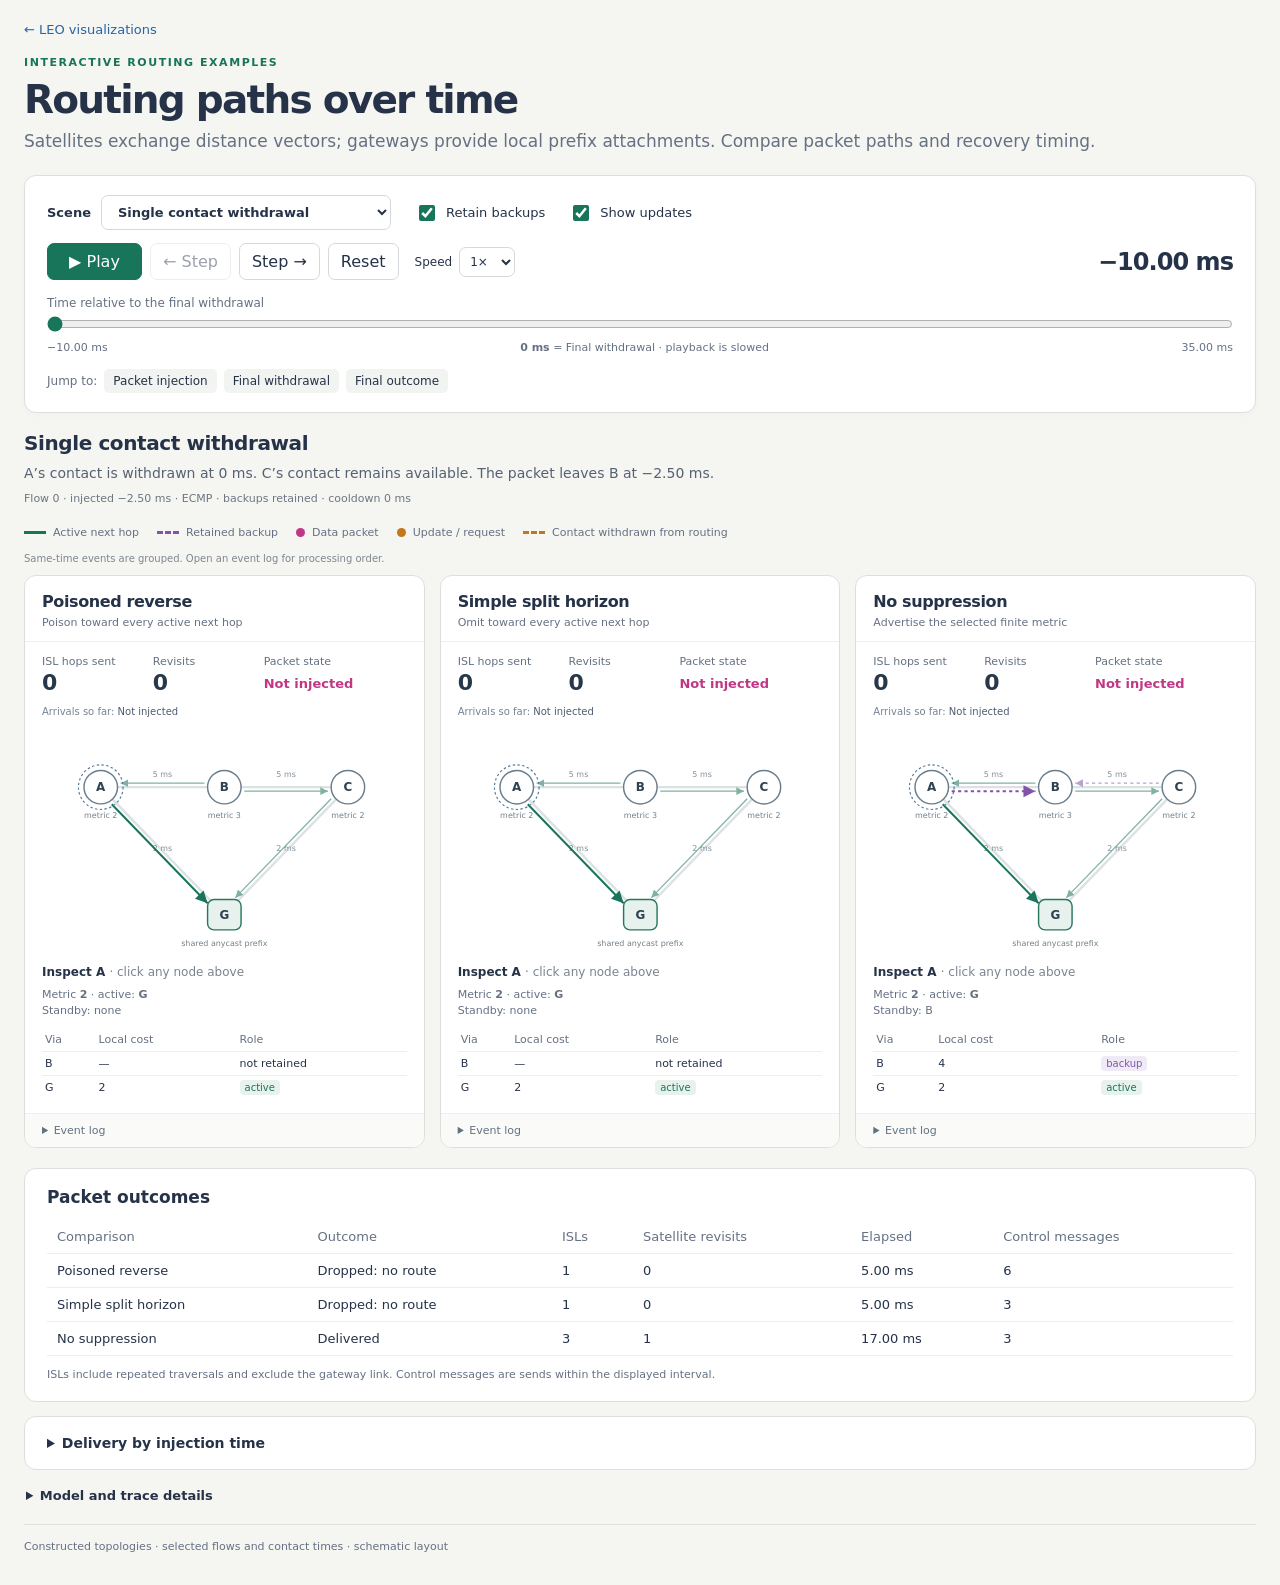
<file: site/routing-demo/index.html>
<!doctype html>
<html lang="en"><head><meta charset="utf-8"><meta name="viewport" content="width=device-width,initial-scale=1">
<title>Routing paths — interactive examples</title><meta name="description" content="Step through actual routing advertisements and packet hops to compare poisoned reverse, simple split horizon, and no reverse suppression.">
<link rel="icon" href="icon.svg" type="image/svg+xml"><link rel="stylesheet" href="style.css?v=7"><script type="module" src="app.mjs?v=7"></script></head>
<body><main>
<header><a class="back" href="../index.html">← LEO visualizations</a><span class="eyebrow">Interactive routing examples</span><h1>Routing paths over time</h1><p class="intro">Satellites exchange distance vectors; gateways provide local prefix attachments. Compare packet paths and recovery timing.</p></header>
<section class="controls" aria-label="Animation controls">
<div class="settings"><label>Scene<select id="scene"><option value="surviving-contact">Single contact withdrawal</option><option value="stale-backup">Two contact withdrawals</option><option value="neighbor-exports">Receiver-specific advertisements</option><option value="shared-exit">Shared gateway exit</option><option value="trigger-cooldown">Triggered-update cooldown</option></select></label><label class="toggle"><input id="backups" type="checkbox" checked title="Compare separately prepared runs; this does not change the policy during a running simulation"> Retain backups</label><label class="toggle"><input id="updates" type="checkbox" checked> Show updates</label></div>
<div class="playback"><button id="play" type="button" aria-label="Play animation">▶ Play</button><button id="previous" type="button" aria-label="Previous event timestamp" title="Events at an equal timestamp are grouped">← Step</button><button id="next" type="button" aria-label="Next event timestamp" title="Events at an equal timestamp are grouped">Step →</button><button id="reset" type="button">Reset</button><label class="speed">Speed<select id="speed" aria-label="Playback speed"><option value="0.5">½×</option><option value="1" selected>1×</option><option value="2">2×</option></select></label><output id="clock" for="time">— ms</output></div>
<label class="slider-label" for="time">Time relative to the final withdrawal</label><input id="time" type="range" min="-10" max="35" step="0.01" value="-10" aria-label="Simulation time in milliseconds">
<div class="time-ends"><span id="start-time"></span><span><strong>0 ms</strong> = Final withdrawal · playback is slowed</span><span id="end-time"></span></div>
<div class="jump"><span>Jump to:</span><button type="button" data-jump="injection">Packet injection</button><button type="button" data-jump="withdrawal">Final withdrawal</button><button type="button" data-jump="finish">Final outcome</button></div>
</section>
<section class="scene-text"><h2 id="scene-title">Loading verified traces…</h2><p id="scene-description"></p><p class="notice" id="scene-note"></p></section>
<div class="legend" aria-label="Diagram legend"><span><i class="line active"></i> Active next hop</span><span><i class="line standby"></i> Retained backup</span><span><i class="dot packet"></i> Data packet</span><span><i class="dot message"></i> Update / request</span><span><i class="line withdrawn"></i> Contact withdrawn from routing</span></div>
<p class="time-note">Same-time events are grouped. Open an event log for processing order.</p>
<section id="panels" class="panels" aria-label="Synchronized policy comparison"></section>
<section class="summary"><h2>Packet outcomes</h2><div class="table-scroll"><table><thead><tr><th>Comparison</th><th>Outcome</th><th>ISLs</th><th>Satellite revisits</th><th>Elapsed</th><th>Control messages</th></tr></thead><tbody id="comparison"></tbody></table></div><p>ISLs include repeated traversals and exclude the gateway link. Control messages are sends within the displayed interval.</p></section>
<details class="summary sweep"><summary>Delivery by injection time</summary><p id="sweep-description"></p><div class="table-scroll"><table><thead id="sweep-head"></thead><tbody id="sweep-results"></tbody></table></div></details>
<details class="assumptions"><summary>Model and trace details</summary><div id="assumptions"></div><p>Poisoned reverse and simple split horizon apply to all active next hops. Per-neighbor export is an additional comparison: it selects the lowest retained or locally connected cost excluding the receiver, without checking indirect dependencies.</p><p>Controls select separately prepared runs. The diagram shows the state after all control events at its timestamp; in-flight messages retain their sent values. The browser replays exported events and checked packet traces.</p><p><a href="scenarios.json?v=7" download>Processed traces</a> · <a href="https://www.rfc-editor.org/rfc/rfc2453.html#section-3.4.3">RIP specification</a></p></details>
<footer>Constructed topologies · selected flows and contact times · schematic layout</footer>
<p id="error" role="alert" hidden></p></main></body></html>
</file>
<file: site/routing-demo/style.css>
:root{font-family:Inter,ui-sans-serif,system-ui,sans-serif;color:#253248;background:#f5f5f1;font-synthesis:none;--green:#19755a;--purple:#8055a9;--packet:#c23785;--amber:#c2771b;--red:#b44848;--muted:#657183}*{box-sizing:border-box}body{margin:0}main{max-width:1500px;margin:auto;padding:22px 24px 32px}a{color:#2863a2}header{position:relative;margin-bottom:24px}.back{display:block;font-size:13px;margin-bottom:14px;text-decoration:none}.eyebrow{text-transform:uppercase;font-size:11px;letter-spacing:.14em;color:var(--green);font-weight:750}h1{font-size:clamp(28px,3.3vw,39px);letter-spacing:-.045em;margin:9px 0;line-height:1.08}.intro{color:var(--muted);font-size:17px;margin:10px 0}button,select,input{font:inherit}button,select{border:1px solid #d5d9dd;background:white;color:#253248;border-radius:7px;padding:8px 12px}button{cursor:pointer}button:hover{background:#edf2ee;border-color:#91aea0}button:focus-visible,select:focus-visible,input:focus-visible,[role=button]:focus-visible{outline:3px solid #699fca;outline-offset:3px}button:disabled{cursor:default;opacity:.45}.controls{background:#fff;border:1px solid #dce0dc;border-radius:12px;padding:19px 22px;box-shadow:0 2px 7px #243b2c05}.settings{display:flex;gap:24px;align-items:center;flex-wrap:wrap;margin-bottom:17px}.settings>label:first-child{display:flex;align-items:center;gap:10px;font-size:13px;font-weight:650}.toggle{display:flex;gap:8px;align-items:center;font-size:13px}.toggle input{accent-color:var(--green);width:16px;height:16px}.playback{display:flex;align-items:center;gap:8px;flex-wrap:wrap}#play{background:var(--green);border-color:var(--green);color:#fff;min-width:95px}.speed{display:flex;gap:7px;align-items:center;font-size:12px;margin-left:8px}.speed select{padding:6px}#clock{margin-left:auto;font-size:24px;font-variant-numeric:tabular-nums;font-weight:650;letter-spacing:-.04em;min-width:130px;text-align:right}.slider-label{display:block;font-size:12px;color:var(--muted);margin:16px 0 6px}#time{width:100%;accent-color:var(--green);cursor:pointer;margin:0;touch-action:pan-y}.time-ends{display:flex;justify-content:space-between;font-size:11px;color:var(--muted);margin-top:5px;gap:10px}.jump{display:flex;gap:7px;align-items:center;flex-wrap:wrap;margin-top:15px;font-size:12px;color:var(--muted)}.jump button{border:0;background:#f2f4f2;border-radius:5px;font-size:12px;padding:5px 9px}.scene-text{margin:18px 0 10px}.scene-text h2{font-size:20px;letter-spacing:-.02em;margin:0 0 8px}.scene-text p{font-size:14px;color:#566173;margin:7px 0;max-width:1100px;line-height:1.5}.scene-text .notice{font-size:11px;color:#6b7782}.legend{display:flex;gap:18px;flex-wrap:wrap;font-size:11px;color:var(--muted);margin:18px 0 14px}.legend span{display:inline-flex;align-items:center;gap:7px}.line{display:inline-block;width:22px;height:0;border-top:3px solid}.line.active{color:var(--green)}.line.standby{color:var(--purple);border-top-style:dashed}.line.withdrawn{color:var(--amber);border-top-style:dashed}.dot{display:inline-block;width:9px;height:9px;border-radius:50%}.dot.packet{background:var(--packet)}.dot.message{background:var(--amber)}.panels{display:grid;grid-template-columns:repeat(3,minmax(0,1fr));gap:15px}.panel{background:white;border:1px solid #dce0dc;border-radius:12px;overflow:hidden;min-width:0}.panel-head{padding:16px 17px 12px;border-bottom:1px solid #eef0ed}.panel-head h3{font-size:16px;letter-spacing:-.025em;margin:0 0 5px}.policy-rule{font-size:11px;color:var(--muted);margin:0}.metrics{display:grid;grid-template-columns:1fr 1fr 1.35fr;gap:5px;padding:13px 17px 0;font-size:11px;color:var(--muted)}.metrics strong{display:block;color:#263849;font-size:22px;line-height:1.4;font-variant-numeric:tabular-nums}.metrics .status{font-size:13px;padding-top:7px;color:var(--packet)}.metrics .status.delivered{color:var(--green)}.metrics .status.dropped{color:var(--red)}.graph{width:100%;display:block;overflow:visible}.graph text{font-family:inherit}.graph [role=button]{cursor:pointer}.inspect{padding:0 17px 14px}.inspect h4{font-size:12px;margin:0 0 7px}.inspect table{font-size:11px;width:100%;border-collapse:collapse}.inspect th{text-align:left;color:var(--muted);font-weight:500;padding:5px 3px}.inspect td{border-top:1px solid #edf0ec;padding:5px 3px}.tag{font-size:10px;padding:2px 5px;border-radius:4px;background:#eef1f1;white-space:nowrap}.tag.active{background:#e7f2ec;color:var(--green)}.tag.backup{background:#f0eaf7;color:var(--purple)}.node-state{font-size:11px;line-height:1.5;margin:8px 0;color:var(--muted);min-height:32px}.events{padding:12px 17px;background:#fafbf8;border-top:1px solid #edf0e9;height:150px;overflow:auto}.events h4{font-size:11px;color:var(--muted);margin:0 0 8px;font-weight:600;text-transform:uppercase;letter-spacing:.07em}.event{font-size:10px;line-height:1.5;display:grid;grid-template-columns:62px 1fr;gap:6px;margin-bottom:5px}.event time{font-variant-numeric:tabular-nums;color:#778291}.event.outcome{font-weight:650}.event.omit{color:#98621d}.event.packet{color:var(--packet)}.summary{background:white;border:1px solid #dce0dc;border-radius:12px;padding:18px 22px;margin-top:20px}.summary h2{font-size:17px;margin:0 0 13px}.summary table{font-size:13px;width:100%;border-collapse:collapse;min-width:550px}.summary td,.summary th{text-align:left;padding:9px 10px;border-bottom:1px solid #edf0e9}.summary th{color:var(--muted);font-weight:500}.summary p{font-size:11px;color:var(--muted);line-height:1.5;margin-bottom:0}.table-scroll{overflow:auto}.assumptions{font-size:13px;line-height:1.7;padding:17px 2px}.assumptions summary{font-weight:650;cursor:pointer}.assumptions ul{padding-left:20px;columns:2;column-gap:40px}.assumptions p{max-width:1100px;color:#5d6879}footer{font-size:11px;color:var(--muted);border-top:1px solid #dde2da;padding-top:15px}#error{padding:20px;background:#fae7e6;border:1px solid #d8a8a3}@media(max-width:1000px){main{padding:22px 16px}.panels{grid-template-columns:1fr}.panel{display:grid;grid-template-columns:1fr 1fr}.panel-head,.metrics{grid-column:1/-1}.graph{grid-row:3/5}.inspect{padding-top:15px}.events{height:170px}.settings{gap:14px}.assumptions ul{columns:1}}@media(max-width:540px){.panel{display:block}.time-ends span:nth-child(2){max-width:190px;text-align:center}#clock{font-size:20px}.settings>label:first-child{width:100%;justify-content:space-between}select#scene{max-width:245px}.playback{gap:6px}.playback button{padding:7px 9px}.speed{margin-left:0}.scene-text h2{font-size:18px}.legend{gap:10px}.summary{padding:16px 13px}.graph{max-height:300px}.events{height:140px}}@media(prefers-reduced-motion:reduce){*{scroll-behavior:auto!important}}

.audit-note{font-size:11px;line-height:1.5;color:#596c7c;background:#edf2f5;border-radius:6px;padding:10px 12px}.packet-path{grid-column:1/-1;font-size:10px;color:#778291;margin:8px 17px 0;white-space:nowrap;overflow-x:auto;max-width:calc(100% - 34px)}.packet-path samp{font:inherit;color:#4d5c70}.event{grid-template-columns:93px 1fr}

.time-note{font-size:10px;color:#7d8790;margin:0 0 11px}.events{height:auto;padding:10px 17px}.events summary{font-size:11px;color:#627183;cursor:pointer}.events .event-list{margin-top:10px;max-height:185px;overflow:auto}.summary>summary{font-size:14px;font-weight:650;cursor:pointer}.model-grid{display:grid;grid-template-columns:130px 1fr;gap:6px 16px;max-width:1000px}.model-grid dt{color:#687482}.model-grid dd{margin:0;color:#334557}.sweep{margin-top:14px}.assumptions{padding-top:15px}.settings{margin-bottom:13px}.graph-host{min-width:0}@media(max-width:1000px) and (min-width:541px){.graph-host{grid-column:1;grid-row:4/6}.inspect{grid-column:2}.events{grid-column:2}}@media(max-width:540px){.model-grid{grid-template-columns:1fr;gap:3px}.model-grid dd{margin-bottom:7px}.settings>label:first-child{align-items:flex-start;flex-direction:column;gap:5px}select#scene{max-width:100%;width:100%}.settings>label:first-child select{font-size:13px}.settings{gap:12px}}

@media(min-width:1001px){.panels.four-methods{grid-template-columns:repeat(2,minmax(0,1fr))}}

@media(min-width:1600px){main{max-width:2000px}.panels.four-methods{grid-template-columns:repeat(4,minmax(0,1fr))}}
</file>
